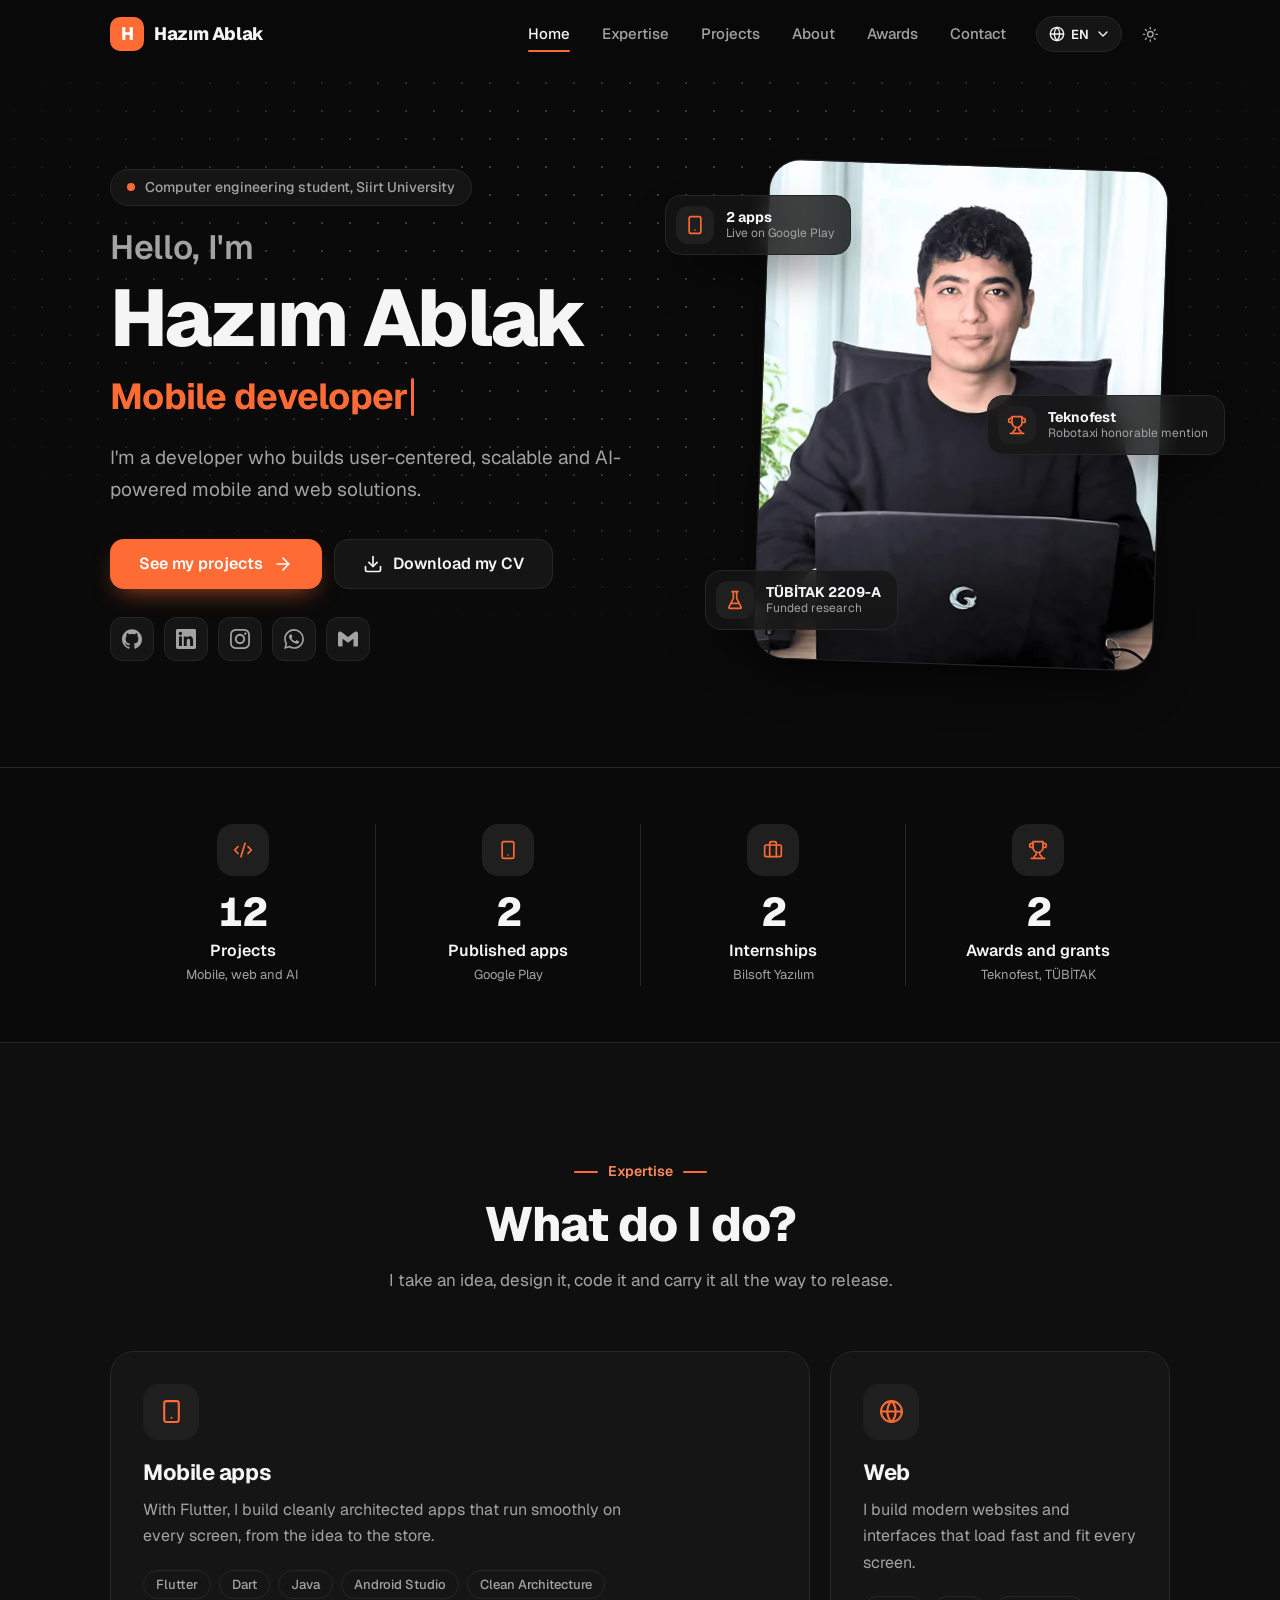
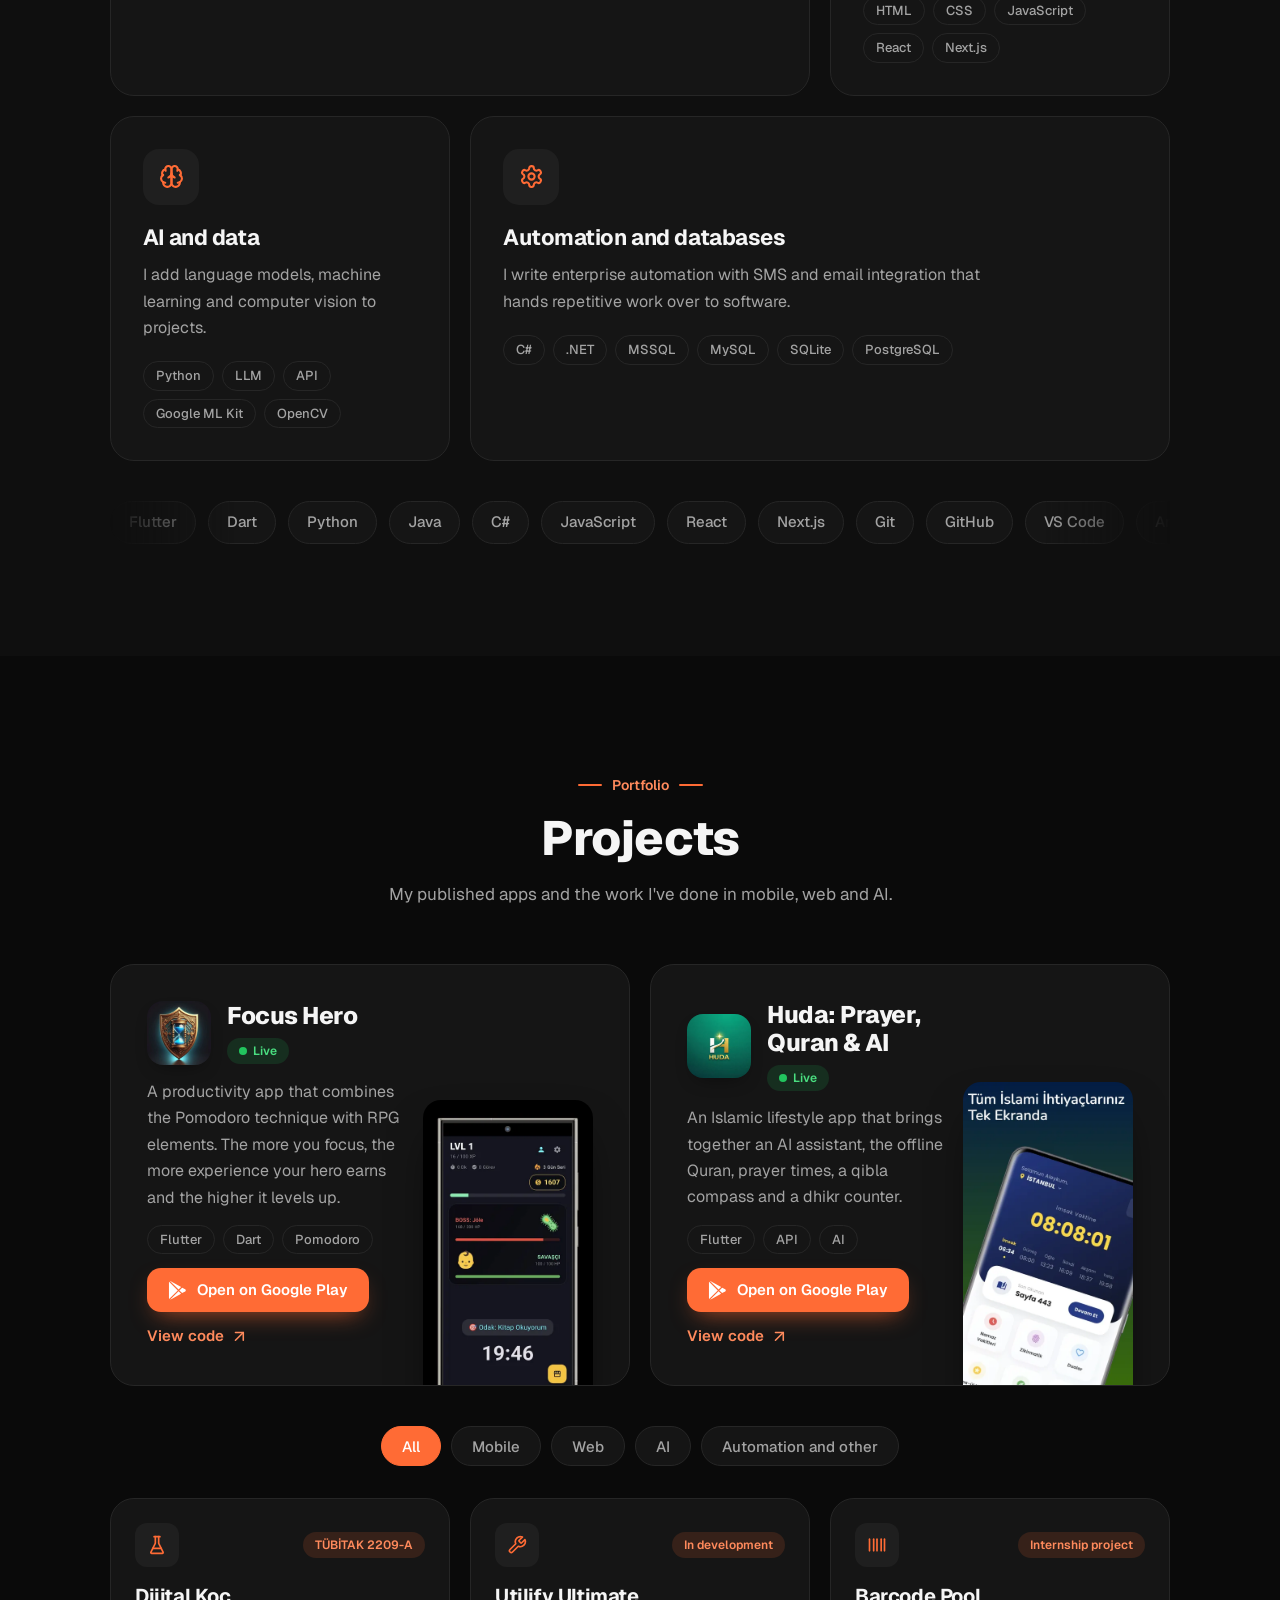
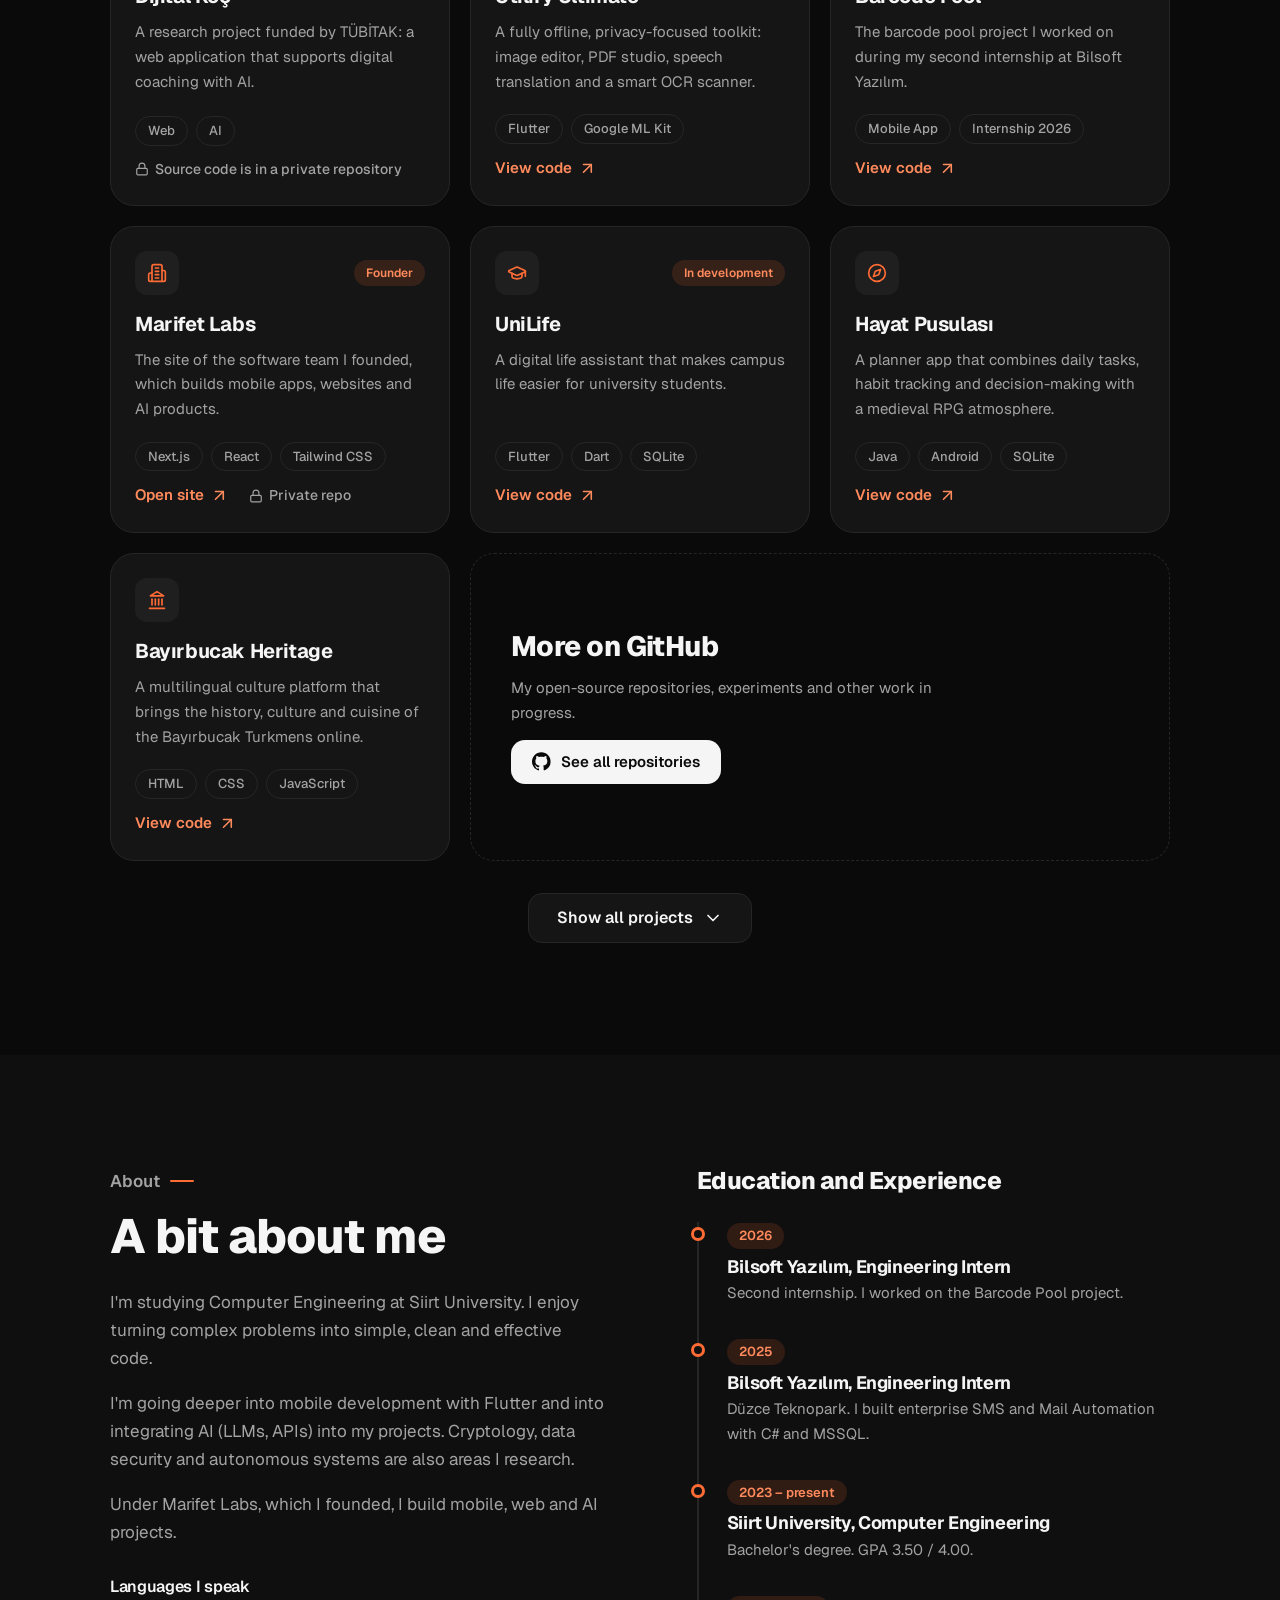
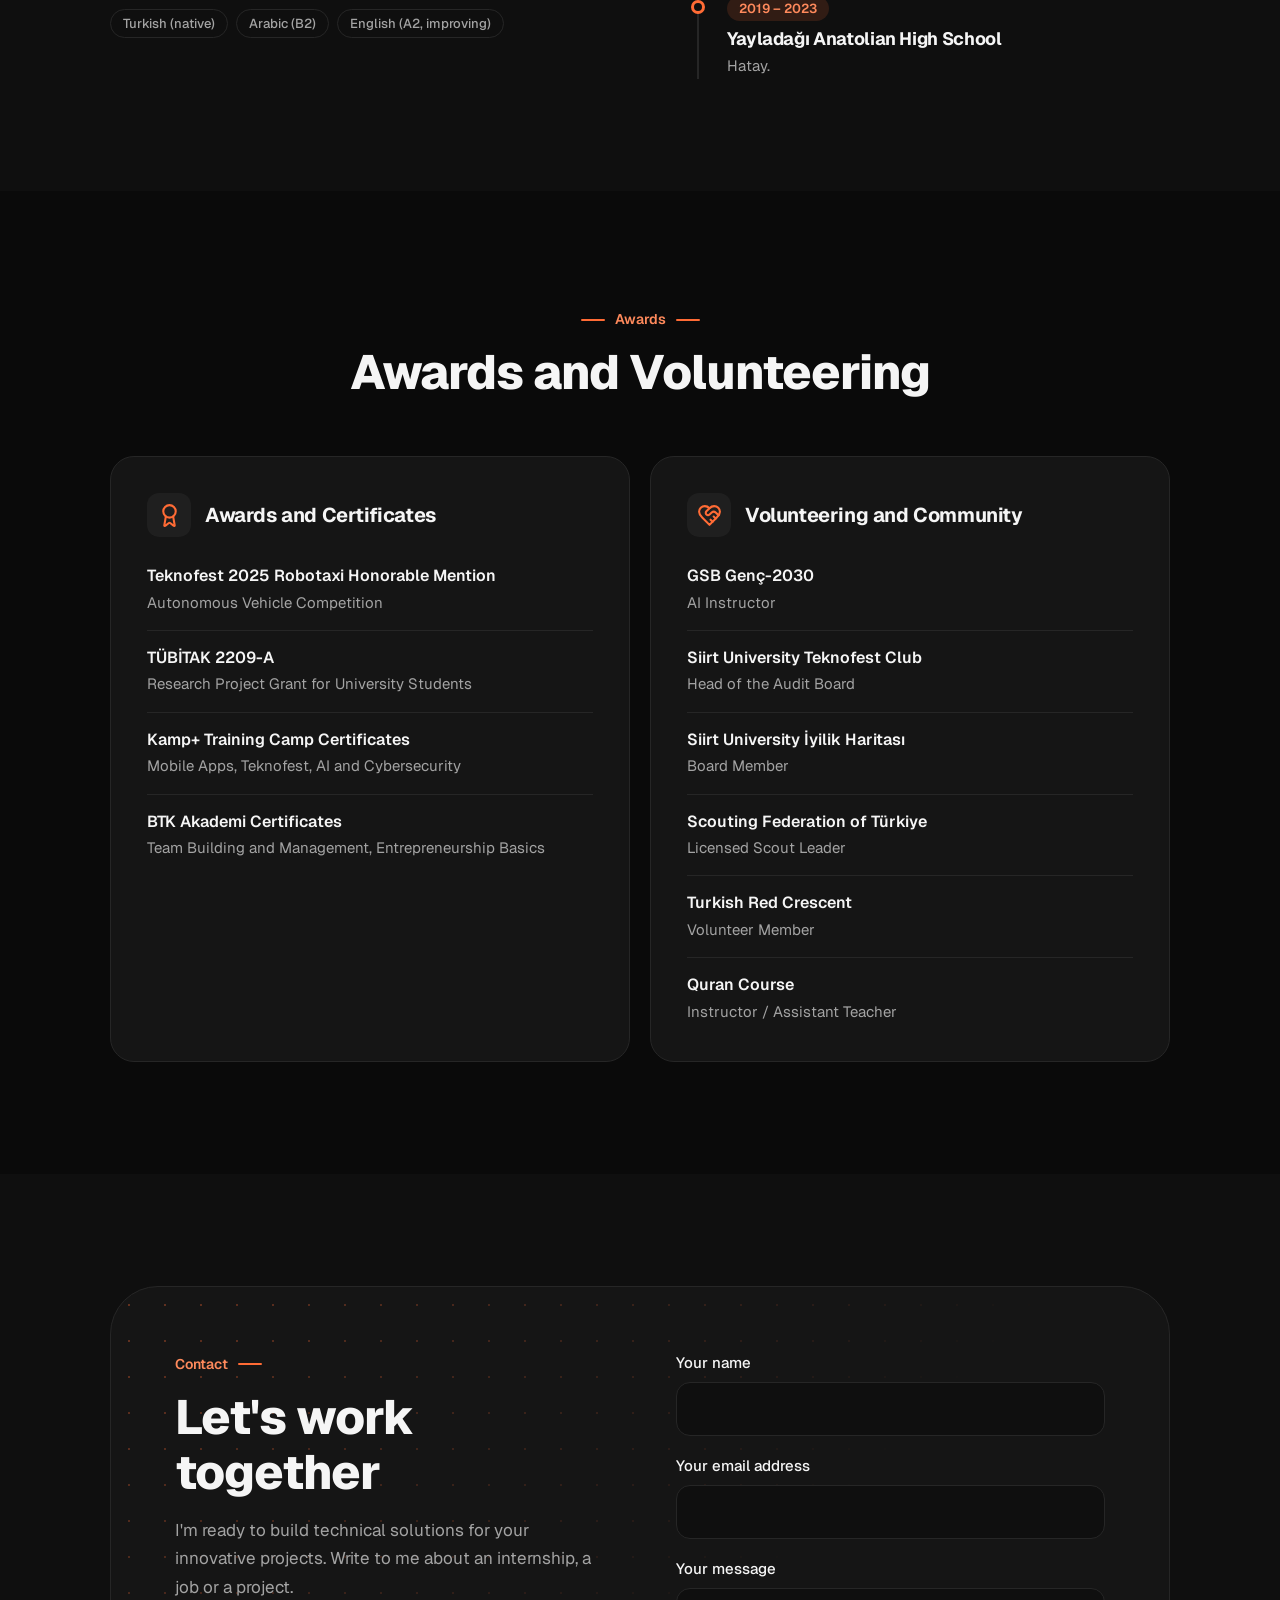
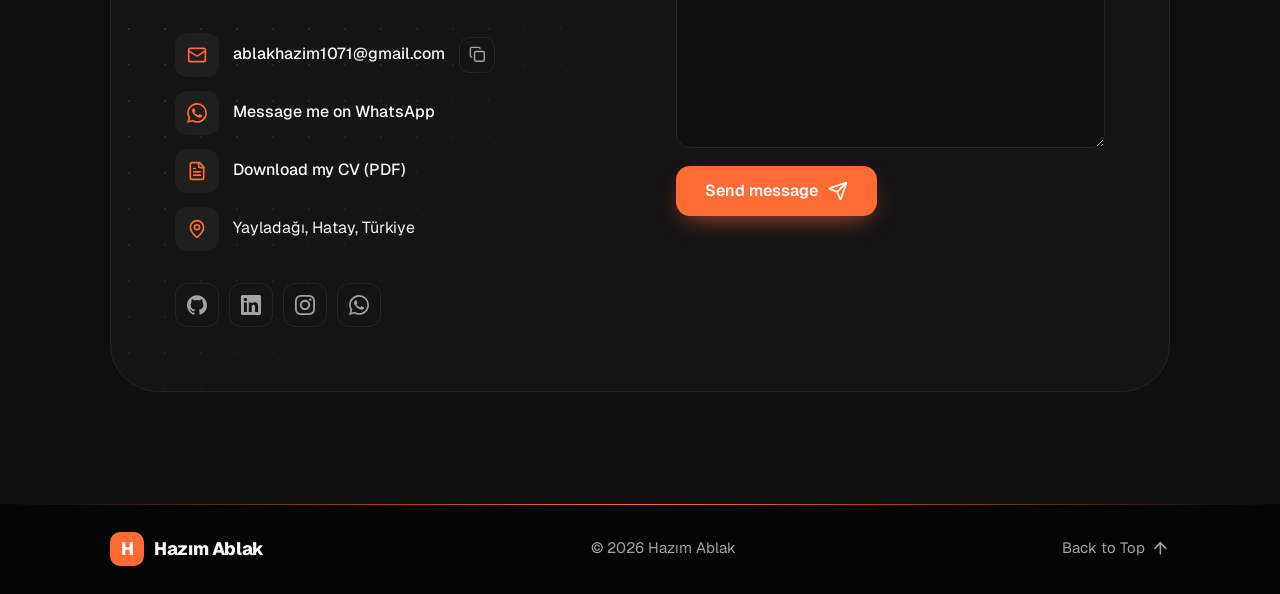
<file: index.html>
<!DOCTYPE html>
<html lang="tr" dir="ltr">
<head>
<meta charset="UTF-8">
<meta name="viewport" content="width=device-width, initial-scale=1">
<meta name="google-site-verification" content="Lza9CXO8NprIFcyeqF6St1wtSs-trCPprCe056SlA6Y">
<title data-i18n="meta.title">Hazım Ablak | Mobil ve Web Geliştirici</title>
<meta name="description" data-i18n-attr="content:meta.desc" content="Hazım Ablak: kullanıcı deneyimini merkeze alan, yapay zeka destekli mobil ve web çözümleri üreten bilgisayar mühendisliği öğrencisi ve geliştirici.">
<meta name="color-scheme" content="light dark">
<link rel="canonical" href="https://hazimablak.github.io/">
<link rel="alternate" hreflang="tr" href="https://hazimablak.github.io/?lang=tr">
<link rel="alternate" hreflang="en" href="https://hazimablak.github.io/?lang=en">
<link rel="alternate" hreflang="ar" href="https://hazimablak.github.io/?lang=ar">
<link rel="alternate" hreflang="x-default" href="https://hazimablak.github.io/">
<meta property="og:type" content="website">
<meta property="og:url" content="https://hazimablak.github.io/">
<meta property="og:title" content="Hazım Ablak | Mobil ve Web Geliştirici">
<meta property="og:description" content="Yapay zeka destekli mobil ve web çözümleri.">
<meta property="og:image" content="https://hazimablak.github.io/assets/img/og.jpg">
<link rel="icon" href="assets/img/favicon.svg" type="image/svg+xml">

<!-- Tema ve dil, sayfa çizilmeden önce ayarlanır (açılışta renk/dil sıçraması olmasın) -->
<script>
(function () {
  var d = document.documentElement, s = null;
  try { s = window.localStorage; } catch (e) {}
  var theme = s && s.getItem('theme');
  if (theme !== 'light' && theme !== 'dark') theme = 'dark';   // ilk açılış koyu
  d.setAttribute('data-theme', theme);
  var lang = new URLSearchParams(location.search).get('lang') ||
             (s && s.getItem('lang')) ||
             (navigator.language || 'tr').slice(0, 2).toLowerCase();
  if (['tr', 'en', 'ar'].indexOf(lang) < 0) lang = 'en';
  d.lang = lang;
  d.dir = lang === 'ar' ? 'rtl' : 'ltr';
  d.classList.add('js');
})();
</script>

<script type="application/ld+json">
{
  "@context": "https://schema.org",
  "@type": "Person",
  "name": "Hazım Ablak",
  "url": "https://hazimablak.github.io/",
  "image": "https://hazimablak.github.io/assets/img/og.jpg",
  "jobTitle": "Mobil ve Web Geliştirici",
  "description": "Flutter ile mobil uygulamalar ve yapay zeka destekli web çözümleri geliştiren bilgisayar mühendisliği öğrencisi.",
  "alumniOf": { "@type": "CollegeOrUniversity", "name": "Siirt Üniversitesi" },
  "address": { "@type": "PostalAddress", "addressLocality": "Hatay", "addressCountry": "TR" },
  "knowsLanguage": ["tr", "ar", "en"],
  "knowsAbout": ["Flutter", "Dart", "Mobil uygulama geliştirme", "Yapay zeka", "Web geliştirme"],
  "sameAs": [
    "https://github.com/hazimablak",
    "https://www.linkedin.com/in/haz%C4%B1m-ablak-62a5772a9",
    "https://www.instagram.com/hazim.ablak"
  ]
}
</script>
<link rel="preconnect" href="https://fonts.googleapis.com">
<link rel="preconnect" href="https://fonts.gstatic.com" crossorigin>
<link href="https://fonts.googleapis.com/css2?family=Geist:wght@400;500;600;700;800&family=IBM+Plex+Sans+Arabic:wght@400;500;600;700&display=swap" rel="stylesheet">
<link rel="stylesheet" href="assets/css/style.css">
</head>
<body>

<!-- İkon seti: Lucide (arayüz) ve Simple Icons (marka). <use href="#i-ad"> ile çağrılır. -->
<svg xmlns="http://www.w3.org/2000/svg" width="0" height="0" style="position:absolute" aria-hidden="true">
  <symbol id="i-moon" viewBox="0 0 24 24"><path d="M12 3a6 6 0 0 0 9 9 9 9 0 1 1-9-9Z" /></symbol>
  <symbol id="i-sun" viewBox="0 0 24 24"><circle cx="12" cy="12" r="4" /><path d="M12 2v2" /><path d="M12 20v2" /><path d="m4.93 4.93 1.41 1.41" /><path d="m17.66 17.66 1.41 1.41" /><path d="M2 12h2" /><path d="M20 12h2" /><path d="m6.34 17.66-1.41 1.41" /><path d="m19.07 4.93-1.41 1.41" /></symbol>
  <symbol id="i-menu" viewBox="0 0 24 24"><line x1="4" x2="20" y1="12" y2="12" /><line x1="4" x2="20" y1="6" y2="6" /><line x1="4" x2="20" y1="18" y2="18" /></symbol>
  <symbol id="i-arrow-right" viewBox="0 0 24 24"><path d="M5 12h14" /><path d="m12 5 7 7-7 7" /></symbol>
  <symbol id="i-smartphone" viewBox="0 0 24 24"><rect width="14" height="20" x="5" y="2" rx="2" ry="2" /><path d="M12 18h.01" /></symbol>
  <symbol id="i-trophy" viewBox="0 0 24 24"><path d="M6 9H4.5a2.5 2.5 0 0 1 0-5H6" /><path d="M18 9h1.5a2.5 2.5 0 0 0 0-5H18" /><path d="M4 22h16" /><path d="M10 14.66V17c0 .55-.47.98-.97 1.21C7.85 18.75 7 20.24 7 22" /><path d="M14 14.66V17c0 .55.47.98.97 1.21C16.15 18.75 17 20.24 17 22" /><path d="M18 2H6v7a6 6 0 0 0 12 0V2Z" /></symbol>
  <symbol id="i-flask-conical" viewBox="0 0 24 24"><path d="M10 2v7.527a2 2 0 0 1-.211.896L4.72 20.55a1 1 0 0 0 .9 1.45h12.76a1 1 0 0 0 .9-1.45l-5.069-10.127A2 2 0 0 1 14 9.527V2" /><path d="M8.5 2h7" /><path d="M7 16h10" /></symbol>
  <symbol id="i-code-xml" viewBox="0 0 24 24"><path d="m18 16 4-4-4-4" /><path d="m6 8-4 4 4 4" /><path d="m14.5 4-5 16" /></symbol>
  <symbol id="i-briefcase" viewBox="0 0 24 24"><path d="M16 20V4a2 2 0 0 0-2-2h-4a2 2 0 0 0-2 2v16" /><rect width="20" height="14" x="2" y="6" rx="2" /></symbol>
  <symbol id="i-globe" viewBox="0 0 24 24"><circle cx="12" cy="12" r="10" /><path d="M12 2a14.5 14.5 0 0 0 0 20 14.5 14.5 0 0 0 0-20" /><path d="M2 12h20" /></symbol>
  <symbol id="i-brain" viewBox="0 0 24 24"><path d="M12 5a3 3 0 1 0-5.997.125 4 4 0 0 0-2.526 5.77 4 4 0 0 0 .556 6.588A4 4 0 1 0 12 18Z" /><path d="M12 5a3 3 0 1 1 5.997.125 4 4 0 0 1 2.526 5.77 4 4 0 0 1-.556 6.588A4 4 0 1 1 12 18Z" /><path d="M15 13a4.5 4.5 0 0 1-3-4 4.5 4.5 0 0 1-3 4" /><path d="M17.599 6.5a3 3 0 0 0 .399-1.375" /><path d="M6.003 5.125A3 3 0 0 0 6.401 6.5" /><path d="M3.477 10.896a4 4 0 0 1 .585-.396" /><path d="M19.938 10.5a4 4 0 0 1 .585.396" /><path d="M6 18a4 4 0 0 1-1.967-.516" /><path d="M19.967 17.484A4 4 0 0 1 18 18" /></symbol>
  <symbol id="i-settings" viewBox="0 0 24 24"><path d="M12.22 2h-.44a2 2 0 0 0-2 2v.18a2 2 0 0 1-1 1.73l-.43.25a2 2 0 0 1-2 0l-.15-.08a2 2 0 0 0-2.73.73l-.22.38a2 2 0 0 0 .73 2.73l.15.1a2 2 0 0 1 1 1.72v.51a2 2 0 0 1-1 1.74l-.15.09a2 2 0 0 0-.73 2.73l.22.38a2 2 0 0 0 2.73.73l.15-.08a2 2 0 0 1 2 0l.43.25a2 2 0 0 1 1 1.73V20a2 2 0 0 0 2 2h.44a2 2 0 0 0 2-2v-.18a2 2 0 0 1 1-1.73l.43-.25a2 2 0 0 1 2 0l.15.08a2 2 0 0 0 2.73-.73l.22-.39a2 2 0 0 0-.73-2.73l-.15-.08a2 2 0 0 1-1-1.74v-.5a2 2 0 0 1 1-1.74l.15-.09a2 2 0 0 0 .73-2.73l-.22-.38a2 2 0 0 0-2.73-.73l-.15.08a2 2 0 0 1-2 0l-.43-.25a2 2 0 0 1-1-1.73V4a2 2 0 0 0-2-2z" /><circle cx="12" cy="12" r="3" /></symbol>
  <symbol id="i-wrench" viewBox="0 0 24 24"><path d="M14.7 6.3a1 1 0 0 0 0 1.4l1.6 1.6a1 1 0 0 0 1.4 0l3.77-3.77a6 6 0 0 1-7.94 7.94l-6.91 6.91a2.12 2.12 0 0 1-3-3l6.91-6.91a6 6 0 0 1 7.94-7.94l-3.76 3.76z" /></symbol>
  <symbol id="i-car" viewBox="0 0 24 24"><path d="M19 17h2c.6 0 1-.4 1-1v-3c0-.9-.7-1.7-1.5-1.9C18.7 10.6 16 10 16 10s-1.3-1.4-2.2-2.3c-.5-.4-1.1-.7-1.8-.7H5c-.6 0-1.1.4-1.4.9l-1.4 2.9A3.7 3.7 0 0 0 2 12v4c0 .6.4 1 1 1h2" /><circle cx="7" cy="17" r="2" /><path d="M9 17h6" /><circle cx="17" cy="17" r="2" /></symbol>
  <symbol id="i-barcode" viewBox="0 0 24 24"><path d="M3 5v14" /><path d="M8 5v14" /><path d="M12 5v14" /><path d="M17 5v14" /><path d="M21 5v14" /></symbol>
  <symbol id="i-mail" viewBox="0 0 24 24"><rect width="20" height="16" x="2" y="4" rx="2" /><path d="m22 7-8.97 5.7a1.94 1.94 0 0 1-2.06 0L2 7" /></symbol>
  <symbol id="i-building-2" viewBox="0 0 24 24"><path d="M6 22V4a2 2 0 0 1 2-2h8a2 2 0 0 1 2 2v18Z" /><path d="M6 12H4a2 2 0 0 0-2 2v6a2 2 0 0 0 2 2h2" /><path d="M18 9h2a2 2 0 0 1 2 2v9a2 2 0 0 1-2 2h-2" /><path d="M10 6h4" /><path d="M10 10h4" /><path d="M10 14h4" /><path d="M10 18h4" /></symbol>
  <symbol id="i-graduation-cap" viewBox="0 0 24 24"><path d="M21.42 10.922a1 1 0 0 0-.019-1.838L12.83 5.18a2 2 0 0 0-1.66 0L2.6 9.08a1 1 0 0 0 0 1.832l8.57 3.908a2 2 0 0 0 1.66 0z" /><path d="M22 10v6" /><path d="M6 12.5V16a6 3 0 0 0 12 0v-3.5" /></symbol>
  <symbol id="i-sparkles" viewBox="0 0 24 24"><path d="M9.937 15.5A2 2 0 0 0 8.5 14.063l-6.135-1.582a.5.5 0 0 1 0-.962L8.5 9.936A2 2 0 0 0 9.937 8.5l1.582-6.135a.5.5 0 0 1 .963 0L14.063 8.5A2 2 0 0 0 15.5 9.937l6.135 1.581a.5.5 0 0 1 0 .964L15.5 14.063a2 2 0 0 0-1.437 1.437l-1.582 6.135a.5.5 0 0 1-.963 0z" /><path d="M20 3v4" /><path d="M22 5h-4" /><path d="M4 17v2" /><path d="M5 18H3" /></symbol>
  <symbol id="i-compass" viewBox="0 0 24 24"><path d="m16.24 7.76-1.804 5.411a2 2 0 0 1-1.265 1.265L7.76 16.24l1.804-5.411a2 2 0 0 1 1.265-1.265z" /><circle cx="12" cy="12" r="10" /></symbol>
  <symbol id="i-landmark" viewBox="0 0 24 24"><line x1="3" x2="21" y1="22" y2="22" /><line x1="6" x2="6" y1="18" y2="11" /><line x1="10" x2="10" y1="18" y2="11" /><line x1="14" x2="14" y1="18" y2="11" /><line x1="18" x2="18" y1="18" y2="11" /><polygon points="12 2 20 7 4 7" /></symbol>
  <symbol id="i-map" viewBox="0 0 24 24"><path d="M14.106 5.553a2 2 0 0 0 1.788 0l3.659-1.83A1 1 0 0 1 21 4.619v12.764a1 1 0 0 1-.553.894l-4.553 2.277a2 2 0 0 1-1.788 0l-4.212-2.106a2 2 0 0 0-1.788 0l-3.659 1.83A1 1 0 0 1 3 19.381V6.618a1 1 0 0 1 .553-.894l4.553-2.277a2 2 0 0 1 1.788 0z" /><path d="M15 5.764v15" /><path d="M9 3.236v15" /></symbol>
  <symbol id="i-gamepad-2" viewBox="0 0 24 24"><line x1="6" x2="10" y1="11" y2="11" /><line x1="8" x2="8" y1="9" y2="13" /><line x1="15" x2="15.01" y1="12" y2="12" /><line x1="18" x2="18.01" y1="10" y2="10" /><path d="M17.32 5H6.68a4 4 0 0 0-3.978 3.59c-.006.052-.01.101-.017.152C2.604 9.416 2 14.456 2 16a3 3 0 0 0 3 3c1 0 1.5-.5 2-1l1.414-1.414A2 2 0 0 1 9.828 16h4.344a2 2 0 0 1 1.414.586L17 18c.5.5 1 1 2 1a3 3 0 0 0 3-3c0-1.545-.604-6.584-.685-7.258-.007-.05-.011-.1-.017-.151A4 4 0 0 0 17.32 5z" /></symbol>
  <symbol id="i-orbit" viewBox="0 0 24 24"><circle cx="12" cy="12" r="3" /><circle cx="19" cy="5" r="2" /><circle cx="5" cy="19" r="2" /><path d="M10.4 21.9a10 10 0 0 0 9.941-15.416" /><path d="M13.5 2.1a10 10 0 0 0-9.841 15.416" /></symbol>
  <symbol id="i-arrow-up-right" viewBox="0 0 24 24"><path d="M7 7h10v10" /><path d="M7 17 17 7" /></symbol>
  <symbol id="i-award" viewBox="0 0 24 24"><path d="m15.477 12.89 1.515 8.526a.5.5 0 0 1-.81.47l-3.58-2.687a1 1 0 0 0-1.197 0l-3.586 2.686a.5.5 0 0 1-.81-.469l1.514-8.526" /><circle cx="12" cy="8" r="6" /></symbol>
  <symbol id="i-heart-handshake" viewBox="0 0 24 24"><path d="M19 14c1.49-1.46 3-3.21 3-5.5A5.5 5.5 0 0 0 16.5 3c-1.76 0-3 .5-4.5 2-1.5-1.5-2.74-2-4.5-2A5.5 5.5 0 0 0 2 8.5c0 2.3 1.5 4.05 3 5.5l7 7Z" /><path d="M12 5 9.04 7.96a2.17 2.17 0 0 0 0 3.08c.82.82 2.13.85 3 .07l2.07-1.9a2.82 2.82 0 0 1 3.79 0l2.96 2.66" /><path d="m18 15-2-2" /><path d="m15 18-2-2" /></symbol>
  <symbol id="i-copy" viewBox="0 0 24 24"><rect width="14" height="14" x="8" y="8" rx="2" ry="2" /><path d="M4 16c-1.1 0-2-.9-2-2V4c0-1.1.9-2 2-2h10c1.1 0 2 .9 2 2" /></symbol>
  <symbol id="i-check" viewBox="0 0 24 24"><path d="M20 6 9 17l-5-5" /></symbol>
  <symbol id="i-map-pin" viewBox="0 0 24 24"><path d="M20 10c0 4.993-5.539 10.193-7.399 11.799a1 1 0 0 1-1.202 0C9.539 20.193 4 14.993 4 10a8 8 0 0 1 16 0" /><circle cx="12" cy="10" r="3" /></symbol>
  <symbol id="i-send" viewBox="0 0 24 24"><path d="M14.536 21.686a.5.5 0 0 0 .937-.024l6.5-19a.496.496 0 0 0-.635-.635l-19 6.5a.5.5 0 0 0-.024.937l7.93 3.18a2 2 0 0 1 1.112 1.11z" /><path d="m21.854 2.147-10.94 10.939" /></symbol>
  <symbol id="i-arrow-up" viewBox="0 0 24 24"><path d="m5 12 7-7 7 7" /><path d="M12 19V5" /></symbol>
  <symbol id="i-chevron-down" viewBox="0 0 24 24"><path d="m6 9 6 6 6-6" /></symbol>
  <symbol id="i-lock" viewBox="0 0 24 24"><rect width="18" height="11" x="3" y="11" rx="2" ry="2" /><path d="M7 11V7a5 5 0 0 1 10 0v4" /></symbol>
  <symbol id="i-download" viewBox="0 0 24 24"><path d="M21 15v4a2 2 0 0 1-2 2H5a2 2 0 0 1-2-2v-4" /><polyline points="7 10 12 15 17 10" /><line x1="12" x2="12" y1="15" y2="3" /></symbol>
  <symbol id="i-file-text" viewBox="0 0 24 24"><path d="M15 2H6a2 2 0 0 0-2 2v16a2 2 0 0 0 2 2h12a2 2 0 0 0 2-2V7Z" /><path d="M14 2v4a2 2 0 0 0 2 2h4" /><path d="M10 9H8" /><path d="M16 13H8" /><path d="M16 17H8" /></symbol>
  <symbol id="b-gmail" viewBox="0 0 24 24"><path d="M24 5.457v13.909c0 .904-.732 1.636-1.636 1.636h-3.819V11.73L12 16.64l-6.545-4.91v9.273H1.636A1.636 1.636 0 0 1 0 19.366V5.457c0-2.023 2.309-3.178 3.927-1.964L5.455 4.64 12 9.548l6.545-4.91 1.528-1.145C21.69 2.28 24 3.434 24 5.457z"/></symbol>
  <symbol id="b-gmail-color" viewBox="52 42 88 66"><path fill="#4285f4" d="M58 108h14V74L52 59v43c0 3.32 2.69 6 6 6"/><path fill="#34a853" d="M120 108h14c3.32 0 6-2.69 6-6V59l-20 15"/><path fill="#fbbc04" d="M120 48v26l20-15v-8c0-7.42-8.47-11.65-14.4-7.2"/><path fill="#ea4335" d="M72 74V48l24 18 24-18v26L96 92"/><path fill="#c5221f" d="M52 51v8l20 15V48l-5.6-4.2c-5.94-4.45-14.4-.22-14.4 7.2"/></symbol>
  <symbol id="b-github" viewBox="0 0 24 24"><path d="M12 .297c-6.63 0-12 5.373-12 12 0 5.303 3.438 9.8 8.205 11.385.6.113.82-.258.82-.577 0-.285-.01-1.04-.015-2.04-3.338.724-4.042-1.61-4.042-1.61C4.422 18.07 3.633 17.7 3.633 17.7c-1.087-.744.084-.729.084-.729 1.205.084 1.838 1.236 1.838 1.236 1.07 1.835 2.809 1.305 3.495.998.108-.776.417-1.305.76-1.605-2.665-.3-5.466-1.332-5.466-5.93 0-1.31.465-2.38 1.235-3.22-.135-.303-.54-1.523.105-3.176 0 0 1.005-.322 3.3 1.23.96-.267 1.98-.399 3-.405 1.02.006 2.04.138 3 .405 2.28-1.552 3.285-1.23 3.285-1.23.645 1.653.24 2.873.12 3.176.765.84 1.23 1.91 1.23 3.22 0 4.61-2.805 5.625-5.475 5.92.42.36.81 1.096.81 2.22 0 1.606-.015 2.896-.015 3.286 0 .315.21.69.825.57C20.565 22.092 24 17.592 24 12.297c0-6.627-5.373-12-12-12"/></symbol>
  <symbol id="b-linkedin" viewBox="0 0 24 24"><path d="M20.447 20.452h-3.554v-5.569c0-1.328-.027-3.037-1.852-3.037-1.853 0-2.136 1.445-2.136 2.939v5.667H9.351V9h3.414v1.561h.046c.477-.9 1.637-1.85 3.37-1.85 3.601 0 4.267 2.37 4.267 5.455v6.286zM5.337 7.433c-1.144 0-2.063-.926-2.063-2.065 0-1.138.92-2.063 2.063-2.063 1.14 0 2.064.925 2.064 2.063 0 1.139-.925 2.065-2.064 2.065zm1.782 13.019H3.555V9h3.564v11.452zM22.225 0H1.771C.792 0 0 .774 0 1.729v20.542C0 23.227.792 24 1.771 24h20.451C23.2 24 24 23.227 24 22.271V1.729C24 .774 23.2 0 22.222 0h.003z"/></symbol>
  <symbol id="b-instagram" viewBox="0 0 24 24"><path d="M12 0C8.74 0 8.333.015 7.053.072 5.775.132 4.905.333 4.14.63c-.789.306-1.459.717-2.126 1.384S.935 3.35.63 4.14C.333 4.905.131 5.775.072 7.053.012 8.333 0 8.74 0 12s.015 3.667.072 4.947c.06 1.277.261 2.148.558 2.913.306.788.717 1.459 1.384 2.126.667.666 1.336 1.079 2.126 1.384.766.296 1.636.499 2.913.558C8.333 23.988 8.74 24 12 24s3.667-.015 4.947-.072c1.277-.06 2.148-.262 2.913-.558.788-.306 1.459-.718 2.126-1.384.666-.667 1.079-1.335 1.384-2.126.296-.765.499-1.636.558-2.913.06-1.28.072-1.687.072-4.947s-.015-3.667-.072-4.947c-.06-1.277-.262-2.149-.558-2.913-.306-.789-.718-1.459-1.384-2.126C21.319 1.347 20.651.935 19.86.63c-.765-.297-1.636-.499-2.913-.558C15.667.012 15.26 0 12 0zm0 2.16c3.203 0 3.585.016 4.85.071 1.17.055 1.805.249 2.227.415.562.217.96.477 1.382.896.419.42.679.819.896 1.381.164.422.36 1.057.413 2.227.057 1.266.07 1.646.07 4.85s-.015 3.585-.074 4.85c-.061 1.17-.256 1.805-.421 2.227-.224.562-.479.96-.899 1.382-.419.419-.824.679-1.38.896-.42.164-1.065.36-2.235.413-1.274.057-1.649.07-4.859.07-3.211 0-3.586-.015-4.859-.074-1.171-.061-1.816-.256-2.236-.421-.569-.224-.96-.479-1.379-.899-.421-.419-.69-.824-.9-1.38-.165-.42-.359-1.065-.42-2.235-.045-1.26-.061-1.649-.061-4.844 0-3.196.016-3.586.061-4.861.061-1.17.255-1.814.42-2.234.21-.57.479-.96.9-1.381.419-.419.81-.689 1.379-.898.42-.166 1.051-.361 2.221-.421 1.275-.045 1.65-.06 4.859-.06l.045.03zm0 3.678c-3.405 0-6.162 2.76-6.162 6.162 0 3.405 2.76 6.162 6.162 6.162 3.405 0 6.162-2.76 6.162-6.162 0-3.405-2.76-6.162-6.162-6.162zM12 16c-2.21 0-4-1.79-4-4s1.79-4 4-4 4 1.79 4 4-1.79 4-4 4zm7.846-10.405c0 .795-.646 1.44-1.44 1.44-.795 0-1.44-.646-1.44-1.44 0-.794.646-1.439 1.44-1.439.793-.001 1.44.645 1.44 1.439z"/></symbol>
  <symbol id="b-whatsapp" viewBox="0 0 24 24"><path d="M17.472 14.382c-.297-.149-1.758-.867-2.03-.967-.273-.099-.471-.148-.67.15-.197.297-.767.966-.94 1.164-.173.199-.347.223-.644.075-.297-.15-1.255-.463-2.39-1.475-.883-.788-1.48-1.761-1.653-2.059-.173-.297-.018-.458.13-.606.134-.133.298-.347.446-.52.149-.174.198-.298.298-.497.099-.198.05-.371-.025-.52-.075-.149-.669-1.612-.916-2.207-.242-.579-.487-.5-.669-.51-.173-.008-.371-.01-.57-.01-.198 0-.52.074-.792.372-.272.297-1.04 1.016-1.04 2.479 0 1.462 1.065 2.875 1.213 3.074.149.198 2.096 3.2 5.077 4.487.709.306 1.262.489 1.694.625.712.227 1.36.195 1.871.118.571-.085 1.758-.719 2.006-1.413.248-.694.248-1.289.173-1.413-.074-.124-.272-.198-.57-.347m-5.421 7.403h-.004a9.87 9.87 0 01-5.031-1.378l-.361-.214-3.741.982.998-3.648-.235-.374a9.86 9.86 0 01-1.51-5.26c.001-5.45 4.436-9.884 9.888-9.884 2.64 0 5.122 1.03 6.988 2.898a9.825 9.825 0 012.893 6.994c-.003 5.45-4.437 9.884-9.885 9.884m8.413-18.297A11.815 11.815 0 0012.05 0C5.495 0 .16 5.335.157 11.892c0 2.096.547 4.142 1.588 5.945L.057 24l6.305-1.654a11.882 11.882 0 005.683 1.448h.005c6.554 0 11.89-5.335 11.893-11.893a11.821 11.821 0 00-3.48-8.413Z"/></symbol>
  <symbol id="b-googleplay" viewBox="0 0 24 24"><path d="M22.018 13.298l-3.919 2.218-3.515-3.493 3.543-3.521 3.891 2.202a1.49 1.49 0 0 1 0 2.594zM1.337.924a1.486 1.486 0 0 0-.112.568v21.017c0 .217.045.419.124.6l11.155-11.087L1.337.924zm12.207 10.065l3.258-3.238L3.45.195a1.466 1.466 0 0 0-.946-.179l11.04 10.973zm0 2.067l-11 10.933c.298.036.612-.016.906-.183l13.324-7.54-3.23-3.21z"/></symbol>
</svg>

<div class="progress" aria-hidden="true"><span id="progress-bar"></span></div>
<a class="skip" href="#main" data-i18n="a11y.skip">İçeriğe geç</a>

<header class="site-header" id="site-header">
  <div class="wrap bar">
    <a class="brand" href="#top"><span class="brand-mark" aria-hidden="true">H</span><span>Hazım Ablak</span></a>

    <nav id="nav" class="nav" data-i18n-attr="aria-label:a11y.nav" aria-label="Ana menü">
      <a href="#top" data-i18n="nav.home">Ana Sayfa</a>
      <a href="#skills" data-i18n="nav.skills">Uzmanlık</a>
      <a href="#projects" data-i18n="nav.projects">Projeler</a>
      <a href="#about" data-i18n="nav.about">Hakkımda</a>
      <a href="#awards" data-i18n="nav.awards">Başarılar</a>
      <a href="#contact" data-i18n="nav.contact">İletişim</a>
    </nav>

    <div class="tools">
      <div class="lang" id="lang">
        <button type="button" class="lang-btn" id="lang-btn" aria-haspopup="true" aria-expanded="false" aria-controls="lang-menu">
          <svg class="ic" aria-hidden="true"><use href="#i-globe"/></svg><span id="lang-current">TR</span><svg class="ic chev" aria-hidden="true"><use href="#i-chevron-down"/></svg>
        </button>
        <ul class="lang-menu" id="lang-menu" hidden>
          <li><button type="button" data-lang="tr" lang="tr">Türkçe<svg class="ic tick" aria-hidden="true"><use href="#i-check"/></svg></button></li>
          <li><button type="button" data-lang="en" lang="en">English<svg class="ic tick" aria-hidden="true"><use href="#i-check"/></svg></button></li>
          <li><button type="button" data-lang="ar" lang="ar" dir="rtl">العربية<svg class="ic tick" aria-hidden="true"><use href="#i-check"/></svg></button></li>
        </ul>
      </div>
      <button type="button" id="theme-toggle" class="icon-btn" data-i18n-attr="aria-label:a11y.theme" aria-label="Açık ve koyu tema arasında geç">
        <svg class="ic i-moon" aria-hidden="true"><use href="#i-moon"/></svg>
        <svg class="ic i-sun" aria-hidden="true"><use href="#i-sun"/></svg>
      </button>
      <button type="button" id="menu-toggle" class="icon-btn menu-btn" aria-controls="nav" aria-expanded="false" data-i18n-attr="aria-label:a11y.menu" aria-label="Menüyü aç veya kapat">
        <svg class="ic" aria-hidden="true"><use href="#i-menu"/></svg>
      </button>
    </div>
  </div>
</header>

<main id="main">

  <!-- GİRİŞ -->
  <section id="top" class="hero">
    <div class="wrap hero-grid">
      <div class="hero-text">
        <p class="pill"><span class="dot" aria-hidden="true"></span><span data-i18n="hero.pill">Bilgisayar mühendisliği öğrencisi, Siirt Üniversitesi</span></p>
        <h1><span class="hi" data-i18n="hero.hi">Merhaba, ben</span> <span class="name">Hazım Ablak</span></h1>
        <p class="role" aria-live="off"><span id="role">Mobil geliştirici</span><span class="caret" aria-hidden="true"></span></p>
        <p class="lead" data-i18n="hero.lead">Kullanıcı deneyimini merkeze alan, ölçeklenebilir ve yapay zeka destekli mobil ve web çözümleri üreten bir geliştiriciyim.</p>
        <div class="actions">
          <a class="btn btn-solid" href="#projects"><span data-i18n="hero.cta1">Projelerimi gör</span><svg class="ic arrow" aria-hidden="true"><use href="#i-arrow-right"/></svg></a>
          <a class="btn btn-line" href="assets/cv/Hazim-Ablak-CV.pdf" download="Hazim-Ablak-CV.pdf"><svg class="ic" aria-hidden="true"><use href="#i-download"/></svg><span data-i18n="hero.cv">CV'mi indir</span></a>
        </div>
        <ul class="social">
          <li><a class="s-github" href="https://github.com/hazimablak" target="_blank" rel="noopener" aria-label="GitHub"><svg class="ic ic-fill" aria-hidden="true"><use href="#b-github"/></svg></a></li>
          <li><a class="s-linkedin" href="https://www.linkedin.com/in/haz%C4%B1m-ablak-62a5772a9" target="_blank" rel="noopener" aria-label="LinkedIn"><svg class="ic ic-fill" aria-hidden="true"><use href="#b-linkedin"/></svg></a></li>
          <li><a class="s-instagram" href="https://www.instagram.com/hazim.ablak" target="_blank" rel="noopener" aria-label="Instagram"><svg class="ic ic-fill" aria-hidden="true"><use href="#b-instagram"/></svg></a></li>
          <li><a class="s-whatsapp" href="https://wa.me/905303611650" target="_blank" rel="noopener" aria-label="WhatsApp"><svg class="ic ic-fill" aria-hidden="true"><use href="#b-whatsapp"/></svg></a></li>
          <li><a class="s-mail" href="mailto:ablakhazim1071@gmail.com" aria-label="Gmail"><svg class="ic ic-fill g-mono" aria-hidden="true"><use href="#b-gmail"/></svg><svg class="ic g-color" viewBox="0 0 24 24" aria-hidden="true"><use href="#b-gmail-color" width="24" height="24"/></svg></a></li>
        </ul>
      </div>

      <div class="hero-visual">
        <div class="photo">
          <img src="assets/img/hazim-880.webp"
               srcset="assets/img/hazim-440.webp 440w, assets/img/hazim-880.webp 880w"
               sizes="(max-width: 900px) 300px, 400px"
               width="880" height="1100" fetchpriority="high"
               data-i18n-attr="alt:hero.alt" alt="Hazım Ablak, masasında dizüstü bilgisayarıyla çalışırken">
        </div>
        <div class="chip chip-1">
          <span class="tile"><svg class="ic" aria-hidden="true"><use href="#i-smartphone"/></svg></span>
          <span><strong data-i18n="chip.1t">2 uygulama</strong><small data-i18n="chip.1d">Google Play'de yayında</small></span>
        </div>
        <div class="chip chip-2">
          <span class="tile"><svg class="ic" aria-hidden="true"><use href="#i-trophy"/></svg></span>
          <span><strong data-i18n="chip.2t">Teknofest</strong><small data-i18n="chip.2d">Robotaksi mansiyonu</small></span>
        </div>
        <div class="chip chip-3">
          <span class="tile"><svg class="ic" aria-hidden="true"><use href="#i-flask-conical"/></svg></span>
          <span><strong>TÜBİTAK 2209-A</strong><small data-i18n="chip.3d">Destekli araştırma</small></span>
        </div>
      </div>
    </div>
  </section>

  <!-- SAYILAR -->
  <section class="stats" data-i18n-attr="aria-label:stats.label" aria-label="Özet">
    <div class="wrap stats-grid">
      <div class="stat reveal">
        <span class="tile"><svg class="ic" aria-hidden="true"><use href="#i-code-xml"/></svg></span>
        <p class="num"><span data-count="12">12</span></p>
        <p class="label" data-i18n="stats.1">Proje</p>
        <p class="sub" data-i18n="stats.1s">Mobil, web ve yapay zeka</p>
      </div>
      <div class="stat reveal">
        <span class="tile"><svg class="ic" aria-hidden="true"><use href="#i-smartphone"/></svg></span>
        <p class="num"><span data-count="2">2</span></p>
        <p class="label" data-i18n="stats.2">Yayında uygulama</p>
        <p class="sub">Google Play</p>
      </div>
      <div class="stat reveal">
        <span class="tile"><svg class="ic" aria-hidden="true"><use href="#i-briefcase"/></svg></span>
        <p class="num"><span data-count="2">2</span></p>
        <p class="label" data-i18n="stats.3">Staj</p>
        <p class="sub">Bilsoft Yazılım</p>
      </div>
      <div class="stat reveal">
        <span class="tile"><svg class="ic" aria-hidden="true"><use href="#i-trophy"/></svg></span>
        <p class="num"><span data-count="2">2</span></p>
        <p class="label" data-i18n="stats.4">Ödül ve destek</p>
        <p class="sub">Teknofest, TÜBİTAK</p>
      </div>
    </div>
  </section>

  <!-- UZMANLIK -->
  <section id="skills" class="section soft">
    <div class="wrap">
      <header class="head reveal">
        <p class="eyebrow" data-i18n="skills.eyebrow">Uzmanlık</p>
        <h2 data-i18n="skills.title">Neler yapıyorum?</h2>
        <p data-i18n="skills.intro">Fikri alıp tasarlıyor, kodluyor ve yayına kadar götürüyorum.</p>
      </header>

      <div class="bento">
        <article class="card wide reveal">
          <span class="tile big"><svg class="ic" aria-hidden="true"><use href="#i-smartphone"/></svg></span>
          <h3 data-i18n="skills.mobile">Mobil uygulama</h3>
          <p data-i18n="skills.mobile.d">Flutter ile fikirden mağazaya uzanan, temiz mimarili ve her ekranda akıcı çalışan uygulamalar geliştiriyorum.</p>
          <ul class="tags"><li>Flutter</li><li>Dart</li><li>Java</li><li>Android Studio</li><li>Clean Architecture</li></ul>
        </article>
        <article class="card reveal">
          <span class="tile big"><svg class="ic" aria-hidden="true"><use href="#i-globe"/></svg></span>
          <h3 data-i18n="skills.web">Web</h3>
          <p data-i18n="skills.web.d">Hızlı açılan, her ekrana uyan modern web siteleri ve arayüzler kuruyorum.</p>
          <ul class="tags"><li>HTML</li><li>CSS</li><li>JavaScript</li><li>React</li><li>Next.js</li></ul>
        </article>
        <article class="card reveal">
          <span class="tile big"><svg class="ic" aria-hidden="true"><use href="#i-brain"/></svg></span>
          <h3 data-i18n="skills.ai">Yapay zeka ve veri</h3>
          <p data-i18n="skills.ai.d">Projelere dil modelleri, makine öğrenmesi ve görüntü işleme ekliyorum.</p>
          <ul class="tags"><li>Python</li><li>LLM</li><li>API</li><li>Google ML Kit</li><li>OpenCV</li></ul>
        </article>
        <article class="card wide reveal">
          <span class="tile big"><svg class="ic" aria-hidden="true"><use href="#i-settings"/></svg></span>
          <h3 data-i18n="skills.auto">Otomasyon ve veritabanı</h3>
          <p data-i18n="skills.auto.d">Tekrarlayan işleri yazılıma devreden, SMS ve e-posta entegrasyonlu kurumsal otomasyonlar yazıyorum.</p>
          <ul class="tags"><li>C#</li><li>.NET</li><li>MSSQL</li><li>MySQL</li><li>SQLite</li><li>PostgreSQL</li></ul>
        </article>
      </div>

      <div class="marquee reveal" dir="ltr" aria-hidden="true">
        <ul class="marquee-track">
          <li>Flutter</li><li>Dart</li><li>Python</li><li>Java</li><li>C#</li><li>JavaScript</li><li>React</li><li>Next.js</li><li>Git</li><li>GitHub</li><li>VS Code</li><li>Android Studio</li><li>Visual Studio</li><li>SQL Server</li><li>OpenCV</li>
        </ul>
      </div>
    </div>
  </section>

  <!-- PROJELER -->
  <section id="projects" class="section">
    <div class="wrap">
      <header class="head reveal">
        <p class="eyebrow" data-i18n="proj.eyebrow">Portfolyo</p>
        <h2 data-i18n="proj.title">Projeler</h2>
        <p data-i18n="proj.intro">Yayındaki uygulamalarım ve mobil, web, yapay zeka alanlarında geliştirdiğim işler.</p>
      </header>

      <div class="apps">
        <article class="card app reveal" data-cat="mobile">
          <div class="app-body">
            <div class="app-head"><img class="app-icon" src="assets/img/focus-hero-icon.webp" width="64" height="64" alt=""><div><h3>Focus Hero</h3><p class="badges"><span class="badge live"><span class="dot" aria-hidden="true"></span><span data-i18n="note.live">Yayında</span></span></p></div></div>
            <p data-i18n="apps.focus.desc">Pomodoro tekniğini RPG öğeleriyle birleştiren verimlilik uygulaması. Odaklandıkça kahramanın deneyim puanı kazanır ve seviye atlar.</p>
            <ul class="tags"><li>Flutter</li><li>Dart</li><li>Pomodoro</li></ul>
            <div class="app-actions"><a class="btn btn-solid btn-s" href="https://play.google.com/store/apps/details?id=com.developer.focus_hero" target="_blank" rel="noopener"><svg class="ic ic-fill" aria-hidden="true"><use href="#b-googleplay"/></svg><span data-i18n="apps.play">Google Play'de aç</span></a><a class="card-link" href="https://github.com/hazimablak/Focus-Hero-RPG-Pomodoro-Timer" target="_blank" rel="noopener"><span data-i18n="proj.code">Kodu incele</span><svg class="ic arrow" aria-hidden="true"><use href="#i-arrow-up-right"/></svg></a></div>
          </div>
          <img class="app-shot" src="assets/img/focus-hero-screen.webp" width="420" height="796" loading="lazy" data-i18n-attr="alt:apps.focus.alt" alt="Focus Hero uygulamasından ekran görüntüsü">
        </article>

        <article class="card app reveal" data-cat="mobile ai">
          <div class="app-body">
            <div class="app-head"><img class="app-icon" src="assets/img/huda-icon.webp" width="64" height="64" alt=""><div><h3>Huda: Prayer, Quran &amp; AI</h3><p class="badges"><span class="badge live"><span class="dot" aria-hidden="true"></span><span data-i18n="note.live">Yayında</span></span></p></div></div>
            <p data-i18n="apps.huda.desc">Yapay zeka asistanı, internetsiz Kur'an-ı Kerim, namaz vakitleri, kıble pusulası ve zikirmatiği bir araya getiren dini yaşam uygulaması.</p>
            <ul class="tags"><li>Flutter</li><li>API</li><li data-i18n="tag.ai">Yapay zeka</li></ul>
            <div class="app-actions"><a class="btn btn-solid btn-s" href="https://play.google.com/store/apps/details?id=com.hafizstudios.huda" target="_blank" rel="noopener"><svg class="ic ic-fill" aria-hidden="true"><use href="#b-googleplay"/></svg><span data-i18n="apps.play">Google Play'de aç</span></a><a class="card-link" href="https://github.com/hazimablak/Huda-Prayer-Quran-AI----Personal-Islamic-Assistant" target="_blank" rel="noopener"><span data-i18n="proj.code">Kodu incele</span><svg class="ic arrow" aria-hidden="true"><use href="#i-arrow-up-right"/></svg></a></div>
          </div>
          <img class="app-shot" src="assets/img/huda-screen.webp" width="420" height="841" loading="lazy" data-i18n-attr="alt:apps.huda.alt" alt="Huda uygulamasından ekran görüntüsü">
        </article>
      </div>

      <div class="filters reveal" role="group" data-i18n-attr="aria-label:filter.label" aria-label="Projeleri filtrele">
        <button type="button" data-filter="all" aria-pressed="true" data-i18n="filter.all">Tümü</button>
        <button type="button" data-filter="mobile" aria-pressed="false" data-i18n="filter.mobile">Mobil</button>
        <button type="button" data-filter="web" aria-pressed="false" data-i18n="filter.web">Web</button>
        <button type="button" data-filter="ai" aria-pressed="false" data-i18n="filter.ai">Yapay zeka</button>
        <button type="button" data-filter="other" aria-pressed="false" data-i18n="filter.other">Otomasyon ve diğer</button>
      </div>

      <div class="grid" id="project-grid">
        <article class="card project reveal" data-cat="web ai">
          <div class="p-top"><span class="tile"><svg class="ic" aria-hidden="true"><use href="#i-flask-conical"/></svg></span><span class="badge">TÜBİTAK 2209-A</span></div>
          <h3>Dijital Koç</h3>
          <p data-i18n="proj.koc">TÜBİTAK desteğiyle yürüttüğüm araştırma projesi: dijital koçluk süreçlerini yapay zeka ile destekleyen web uygulaması.</p>
          <ul class="tags"><li>Web</li><li data-i18n="tag.ai">Yapay zeka</li></ul>
                  <p class="private"><svg class="ic" aria-hidden="true"><use href="#i-lock"/></svg><span data-i18n="proj.private">Kaynak kodu gizli depoda</span></p>
        </article>

        <article class="card project reveal" data-cat="mobile ai">
          <div class="p-top"><span class="tile"><svg class="ic" aria-hidden="true"><use href="#i-wrench"/></svg></span><span class="badge" data-i18n="note.dev">Geliştiriliyor</span></div>
          <h3>Utilify Ultimate</h3>
          <p data-i18n="proj.utilify">Tamamen çevrimdışı çalışan, gizlilik odaklı araç kutusu: görsel düzenleyici, PDF stüdyosu, ses çevirisi ve akıllı OCR tarayıcı.</p>
          <ul class="tags"><li>Flutter</li><li>Google ML Kit</li></ul>
          <a class="card-link" href="https://github.com/hazimablak/Utilify---The-Ultimate-Multipurpose-Toolkit" target="_blank" rel="noopener"><span data-i18n="proj.code">Kodu incele</span><svg class="ic arrow" aria-hidden="true"><use href="#i-arrow-up-right"/></svg></a>
        </article>

        <article class="card project reveal" data-cat="mobile other">
          <div class="p-top"><span class="tile"><svg class="ic" aria-hidden="true"><use href="#i-barcode"/></svg></span><span class="badge" data-i18n="note.intern">Staj projesi</span></div>
          <h3 data-i18n="proj.barkod.t">Barkod Havuzu</h3>
          <p data-i18n="proj.barkod">Bilsoft Yazılım'daki ikinci stajımda üzerinde çalıştığım barkod havuzu projesi.</p>
          <ul class="tags"><li data-i18n="tag.mobileapp">Mobil Uygulama</li><li data-i18n="tag.intern26">Staj-2026</li></ul>
          <a class="card-link" href="https://github.com/hazimablak/bilsoft_barkod_havuzu" target="_blank" rel="noopener"><span data-i18n="proj.code">Kodu incele</span><svg class="ic arrow" aria-hidden="true"><use href="#i-arrow-up-right"/></svg></a>
        </article>

        <article class="card project reveal" data-cat="web ai">
          <div class="p-top"><span class="tile"><svg class="ic" aria-hidden="true"><use href="#i-building-2"/></svg></span><span class="badge" data-i18n="note.founder">Kurucusu</span></div>
          <h3>Marifet Labs</h3>
          <p data-i18n="proj.marifetlabs">Kurucusu olduğum, mobil uygulama, web ve yapay zeka ürünleri geliştiren yazılım ekibinin sitesi.</p>
          <ul class="tags"><li>Next.js</li><li>React</li><li>Tailwind CSS</li></ul>
          <p class="links"><a class="card-link plain-link" href="https://marifetlabs.com" target="_blank" rel="noopener"><span data-i18n="proj.live">Siteyi aç</span><svg class="ic arrow" aria-hidden="true"><use href="#i-arrow-up-right"/></svg></a><span class="private"><svg class="ic" aria-hidden="true"><use href="#i-lock"/></svg><span data-i18n="proj.private.short">Gizli depo</span></span></p>
        </article>

        <article class="card project reveal" data-cat="mobile">
          <div class="p-top"><span class="tile"><svg class="ic" aria-hidden="true"><use href="#i-graduation-cap"/></svg></span><span class="badge" data-i18n="note.dev">Geliştiriliyor</span></div>
          <h3>UniLife</h3>
          <p data-i18n="proj.unilife">Üniversite öğrencileri için kampüs hayatını kolaylaştıran dijital yaşam asistanı.</p>
          <ul class="tags"><li>Flutter</li><li>Dart</li><li>SQLite</li></ul>
                  <a class="card-link" href="https://github.com/hazimablak/UNILIFE---University-Students-Pocket-Assistant" target="_blank" rel="noopener"><span data-i18n="proj.code">Kodu incele</span><svg class="ic arrow" aria-hidden="true"><use href="#i-arrow-up-right"/></svg></a>
        </article>

        <article class="card project reveal" data-cat="mobile">
          <div class="p-top"><span class="tile"><svg class="ic" aria-hidden="true"><use href="#i-compass"/></svg></span></div>
          <h3 data-i18n="proj.pusula.t">Hayat Pusulası</h3>
          <p data-i18n="proj.pusula">Günlük görevleri, alışkanlık takibini ve karar alma süreçlerini Ortaçağ RPG atmosferiyle birleştiren ajanda uygulaması.</p>
          <ul class="tags"><li>Java</li><li>Android</li><li>SQLite</li></ul>
          <a class="card-link" href="https://github.com/hazimablak/Hayat-Pusulasi--Mobile-App" target="_blank" rel="noopener"><span data-i18n="proj.code">Kodu incele</span><svg class="ic arrow" aria-hidden="true"><use href="#i-arrow-up-right"/></svg></a>
        </article>

        <article class="card project reveal" data-cat="web">
          <div class="p-top"><span class="tile"><svg class="ic" aria-hidden="true"><use href="#i-landmark"/></svg></span></div>
          <h3 data-i18n="proj.bayir.t">Bayırbucak Mirası</h3>
          <p data-i18n="proj.bayir">Bayırbucak Türkmenlerinin tarihini, kültürünü ve mutfağını dijital ortama taşıyan çok dilli kültür platformu.</p>
          <ul class="tags"><li>HTML</li><li>CSS</li><li>JavaScript</li></ul>
          <a class="card-link" href="https://github.com/hazimablak/Bayirbucak-Cultural-Heritage-Platform" target="_blank" rel="noopener"><span data-i18n="proj.code">Kodu incele</span><svg class="ic arrow" aria-hidden="true"><use href="#i-arrow-up-right"/></svg></a>
        </article>

        <article class="card project reveal" data-cat="web">
          <div class="p-top"><span class="tile"><svg class="ic" aria-hidden="true"><use href="#i-map"/></svg></span></div>
          <h3 data-i18n="proj.gezi.t">Türkiye Gezi Rehberi</h3>
          <p data-i18n="proj.gezi">Türkiye'nin gezilecek yerlerini tanıtan web sitesi.</p>
          <ul class="tags"><li>HTML</li><li>CSS</li><li>JavaScript</li></ul>
                  <a class="card-link" href="https://github.com/hazimablak/Turkey-Travel-Guide" target="_blank" rel="noopener"><span data-i18n="proj.code">Kodu incele</span><svg class="ic arrow" aria-hidden="true"><use href="#i-arrow-up-right"/></svg></a>
        </article>

        <article class="card project reveal" data-cat="mobile">
          <div class="p-top"><span class="tile"><svg class="ic" aria-hidden="true"><use href="#i-gamepad-2"/></svg></span></div>
          <h3>Mega Game Hub</h3>
          <p data-i18n="proj.game">Hypercasual oyunları tek uygulamada toplayan oyun merkezi.</p>
          <ul class="tags"><li>Flutter</li><li>Dart</li></ul>
          <a class="card-link" href="https://github.com/hazimablak/Mega-Game-Hub----The-New-Hub-for-Hypercasual-Games" target="_blank" rel="noopener"><span data-i18n="proj.code">Kodu incele</span><svg class="ic arrow" aria-hidden="true"><use href="#i-arrow-up-right"/></svg></a>
        </article>

        <article class="card project reveal" data-cat="other">
          <div class="p-top"><span class="tile"><svg class="ic" aria-hidden="true"><use href="#i-orbit"/></svg></span></div>
          <h3>Orbital Engine 3D</h3>
          <p data-i18n="proj.orbital">Java ile yazdığım üç boyutlu yörünge simülasyonu.</p>
          <ul class="tags"><li>Java</li></ul>
          <a class="card-link" href="https://github.com/hazimablak/Orbital-Engine-3D-Advanced-Orbit-Matrix-Simulation" target="_blank" rel="noopener"><span data-i18n="proj.code">Kodu incele</span><svg class="ic arrow" aria-hidden="true"><use href="#i-arrow-up-right"/></svg></a>
        </article>
        <article class="card project more reveal" data-cat="mobile web ai other">
          <h3 data-i18n="proj.more.t">Daha fazlası GitHub'da</h3>
          <p data-i18n="proj.more">Açık kaynak depolarım, denemelerim ve üzerinde çalıştığım diğer işler.</p>
          <a class="btn btn-dark btn-s" href="https://github.com/hazimablak" target="_blank" rel="noopener"><svg class="ic ic-fill" aria-hidden="true"><use href="#b-github"/></svg><span data-i18n="proj.all">Tüm depoları gör</span></a>
        </article>
      </div>

      <p class="show-more" id="show-more" hidden><button type="button" class="btn btn-line"><span data-i18n="proj.showall">Tüm projeleri göster</span><svg class="ic" aria-hidden="true"><use href="#i-chevron-down"/></svg></button></p>
    </div>
  </section>

  <!-- HAKKIMDA + DENEYİM -->
  <section id="about" class="section soft">
    <div class="wrap about">
      <div class="reveal">
        <p class="eyebrow start" data-i18n="about.eyebrow">Hakkımda</p>
        <h2 data-i18n="about.title">Kısaca ben</h2>
        <p data-i18n="about.p1">Siirt Üniversitesi Bilgisayar Mühendisliği bölümünde eğitimime devam ediyorum. Karmaşık problemleri basit, temiz ve etkili kod yapılarına dönüştürmeyi seviyorum.</p>
        <p data-i18n="about.p2">Özellikle Flutter ile mobil uygulama geliştirme ve projelerime yapay zeka (LLM, API) entegre etme konularında derinleşiyorum. Kriptoloji, veri güvenliği ve otonom sistemler de araştırdığım alanlar.</p>
        <p data-i18n="about.p3">Kurucusu olduğum Marifet Labs çatısı altında mobil, web ve yapay zeka projeleri geliştiriyorum.</p>
        <h3 class="mini" data-i18n="about.spoken">Konuştuğum diller</h3>
        <ul class="tags"><li data-i18n="spoken.tr">Türkçe (ana dil)</li><li data-i18n="spoken.ar">Arapça (B2)</li><li data-i18n="spoken.en">İngilizce (A2, gelişiyor)</li></ul>
      </div>

      <div class="reveal">
        <h3 class="col-title" data-i18n="path.title">Eğitim ve Deneyim</h3>
        <ol class="timeline">
          <li>
            <span class="when">2026</span>
            <h4 data-i18n="path.i2.what">Bilsoft Yazılım, Stajyer Mühendis</h4>
            <p data-i18n="path.i2.note">İkinci staj dönemi. Barkod Havuzu projesinde çalıştım.</p>
          </li>
          <li>
            <span class="when">2025</span>
            <h4 data-i18n="path.i1.what">Bilsoft Yazılım, Stajyer Mühendis</h4>
            <p data-i18n="path.i1.note">Düzce Teknopark. C# ve MSSQL ile kurumsal SMS ve Mail Otomasyonu geliştirdim.</p>
          </li>
          <li>
            <span class="when" data-i18n="path.uni.when">2023 – devam ediyor</span>
            <h4 data-i18n="path.uni.what">Siirt Üniversitesi, Bilgisayar Mühendisliği</h4>
            <p data-i18n="path.uni.note">Lisans. Not ortalaması 3,50 / 4,00.</p>
          </li>
          <li>
            <span class="when">2019 – 2023</span>
            <h4 data-i18n="path.hs.what">Yayladağı Anadolu Lisesi</h4>
            <p data-i18n="path.hs.note">Hatay.</p>
          </li>
        </ol>
      </div>
    </div>
  </section>

  <!-- BAŞARILAR -->
  <section id="awards" class="section">
    <div class="wrap">
      <header class="head reveal">
        <p class="eyebrow" data-i18n="ach.eyebrow">Başarılar</p>
        <h2 data-i18n="ach.head">Ödüller ve Gönüllülük</h2>
      </header>
      <div class="two-col">
        <div class="card list-card reveal">
          <h3><span class="tile"><svg class="ic" aria-hidden="true"><use href="#i-award"/></svg></span><span data-i18n="ach.title">Başarılar ve Sertifikalar</span></h3>
          <ul class="plain">
            <li><strong data-i18n="ach.1t">Teknofest 2025 Robotaksi Mansiyon Ödülü</strong><span data-i18n="ach.1d">Otonom Araç Yarışması</span></li>
            <li><strong>TÜBİTAK 2209-A</strong><span data-i18n="ach.2d">Üniversite Öğrencileri Araştırma Projeleri Desteği</span></li>
            <li><strong data-i18n="ach.3t">Kamp+ Eğitim Kampları Sertifikaları</strong><span data-i18n="ach.3d">Mobil Uygulama, Teknofest, Yapay Zeka ve Siber Güvenlik</span></li>
            <li><strong data-i18n="ach.4t">BTK Akademi Sertifikaları</strong><span data-i18n="ach.4d">Ekip Kurma ve Yönetme, Girişimcilik Temelleri</span></li>
          </ul>
        </div>
        <div class="card list-card reveal">
          <h3><span class="tile"><svg class="ic" aria-hidden="true"><use href="#i-heart-handshake"/></svg></span><span data-i18n="vol.title">Gönüllülük ve Topluluk</span></h3>
          <ul class="plain">
            <li><strong>GSB Genç-2030</strong><span data-i18n="vol.1d">Yapay Zeka Eğitmeni</span></li>
            <li><strong data-i18n="vol.2t">SİÜ Teknofest Kulübü</strong><span data-i18n="vol.2d">Denetleme Kurulu Başkanı</span></li>
            <li><strong data-i18n="vol.3t">SİÜ İyilik Haritası</strong><span data-i18n="vol.3d">Yönetim Kurulu Üyesi</span></li>
            <li><strong data-i18n="vol.5t">Türkiye İzcilik Federasyonu</strong><span data-i18n="vol.5d">Lisanslı İzci Lideri</span></li>
            <li><strong data-i18n="vol.4t">Türk Kızılayı</strong><span data-i18n="vol.4d">Gönüllü Üye</span></li>
            <li><strong data-i18n="vol.6t">Kur'an Kursu</strong><span data-i18n="vol.6d">Öğretici / Belletmen</span></li>
          </ul>
        </div>
      </div>
    </div>
  </section>

  <!-- İLETİŞİM -->
  <section id="contact" class="section soft">
    <div class="wrap">
      <div class="contact-card reveal">
        <div class="contact-info">
          <p class="eyebrow start" data-i18n="contact.eyebrow">İletişim</p>
          <h2 data-i18n="contact.title">Birlikte çalışalım</h2>
          <p data-i18n="contact.intro">Yenilikçi projeleriniz için teknik çözümler üretmeye hazırım. Staj, iş ya da proje teklifi için yazabilirsiniz.</p>

          <ul class="contact-list">
            <li>
              <span class="tile"><svg class="ic" aria-hidden="true"><use href="#i-mail"/></svg></span>
              <a href="mailto:ablakhazim1071@gmail.com" dir="ltr">ablakhazim1071@gmail.com</a>
              <button type="button" class="copy" id="copy-email" data-copy="ablakhazim1071@gmail.com" data-i18n-attr="aria-label:copy.label" aria-label="E-posta adresini kopyala">
                <svg class="ic i-copy" aria-hidden="true"><use href="#i-copy"/></svg>
                <svg class="ic i-check" aria-hidden="true"><use href="#i-check"/></svg>
              </button>
            </li>
            <li>
              <span class="tile"><svg class="ic ic-fill" aria-hidden="true"><use href="#b-whatsapp"/></svg></span>
              <a href="https://wa.me/905303611650" target="_blank" rel="noopener" data-i18n="contact.wa">WhatsApp'tan yaz</a>
            </li>
            <li>
              <span class="tile"><svg class="ic" aria-hidden="true"><use href="#i-file-text"/></svg></span>
              <a href="assets/cv/Hazim-Ablak-CV.pdf" download="Hazim-Ablak-CV.pdf" data-i18n="contact.cv">CV'mi indir (PDF)</a>
            </li>
            <li>
              <span class="tile"><svg class="ic" aria-hidden="true"><use href="#i-map-pin"/></svg></span>
              <span data-i18n="contact.placev">Yayladağı, Hatay</span>
            </li>
          </ul>

          <ul class="social">
            <li><a class="s-github" href="https://github.com/hazimablak" target="_blank" rel="noopener" aria-label="GitHub"><svg class="ic ic-fill" aria-hidden="true"><use href="#b-github"/></svg></a></li>
            <li><a class="s-linkedin" href="https://www.linkedin.com/in/haz%C4%B1m-ablak-62a5772a9" target="_blank" rel="noopener" aria-label="LinkedIn"><svg class="ic ic-fill" aria-hidden="true"><use href="#b-linkedin"/></svg></a></li>
            <li><a class="s-instagram" href="https://www.instagram.com/hazim.ablak" target="_blank" rel="noopener" aria-label="Instagram"><svg class="ic ic-fill" aria-hidden="true"><use href="#b-instagram"/></svg></a></li>
            <li><a class="s-whatsapp" href="https://wa.me/905303611650" target="_blank" rel="noopener" aria-label="WhatsApp"><svg class="ic ic-fill" aria-hidden="true"><use href="#b-whatsapp"/></svg></a></li>
          </ul>
        </div>

        <form id="contact-form" class="form" action="https://formspree.io/f/mkonkboe" method="POST">
          <div class="field">
            <label for="f-name" data-i18n="form.name">Adınız</label>
            <input id="f-name" type="text" name="name" autocomplete="name" required>
          </div>
          <div class="field">
            <label for="f-email" data-i18n="form.email">E-posta adresiniz</label>
            <input id="f-email" type="email" name="email" autocomplete="email" dir="ltr" required>
          </div>
          <div class="field">
            <label for="f-msg" data-i18n="form.msg">Mesajınız</label>
            <textarea id="f-msg" name="message" rows="5" required></textarea>
          </div>
          <button type="submit" class="btn btn-solid" id="form-submit"><span data-i18n="form.send">Mesajı gönder</span><svg class="ic" aria-hidden="true"><use href="#i-send"/></svg></button>
          <p id="form-status" class="form-status" role="status" aria-live="polite"></p>
        </form>
      </div>
    </div>
  </section>
</main>

<footer class="site-footer">
  <div class="wrap foot">
    <a class="brand" href="#top"><span class="brand-mark" aria-hidden="true">H</span><span>Hazım Ablak</span></a>
    <p>© <span id="year">2026</span> Hazım Ablak</p>
    <a class="to-top" href="#top"><span data-i18n="foot.top">Başa Dön</span><svg class="ic" aria-hidden="true"><use href="#i-arrow-up"/></svg></a>
  </div>
</footer>

<script src="assets/js/i18n.js"></script>
<script src="assets/js/main.js"></script>
</body>
</html>
</file>
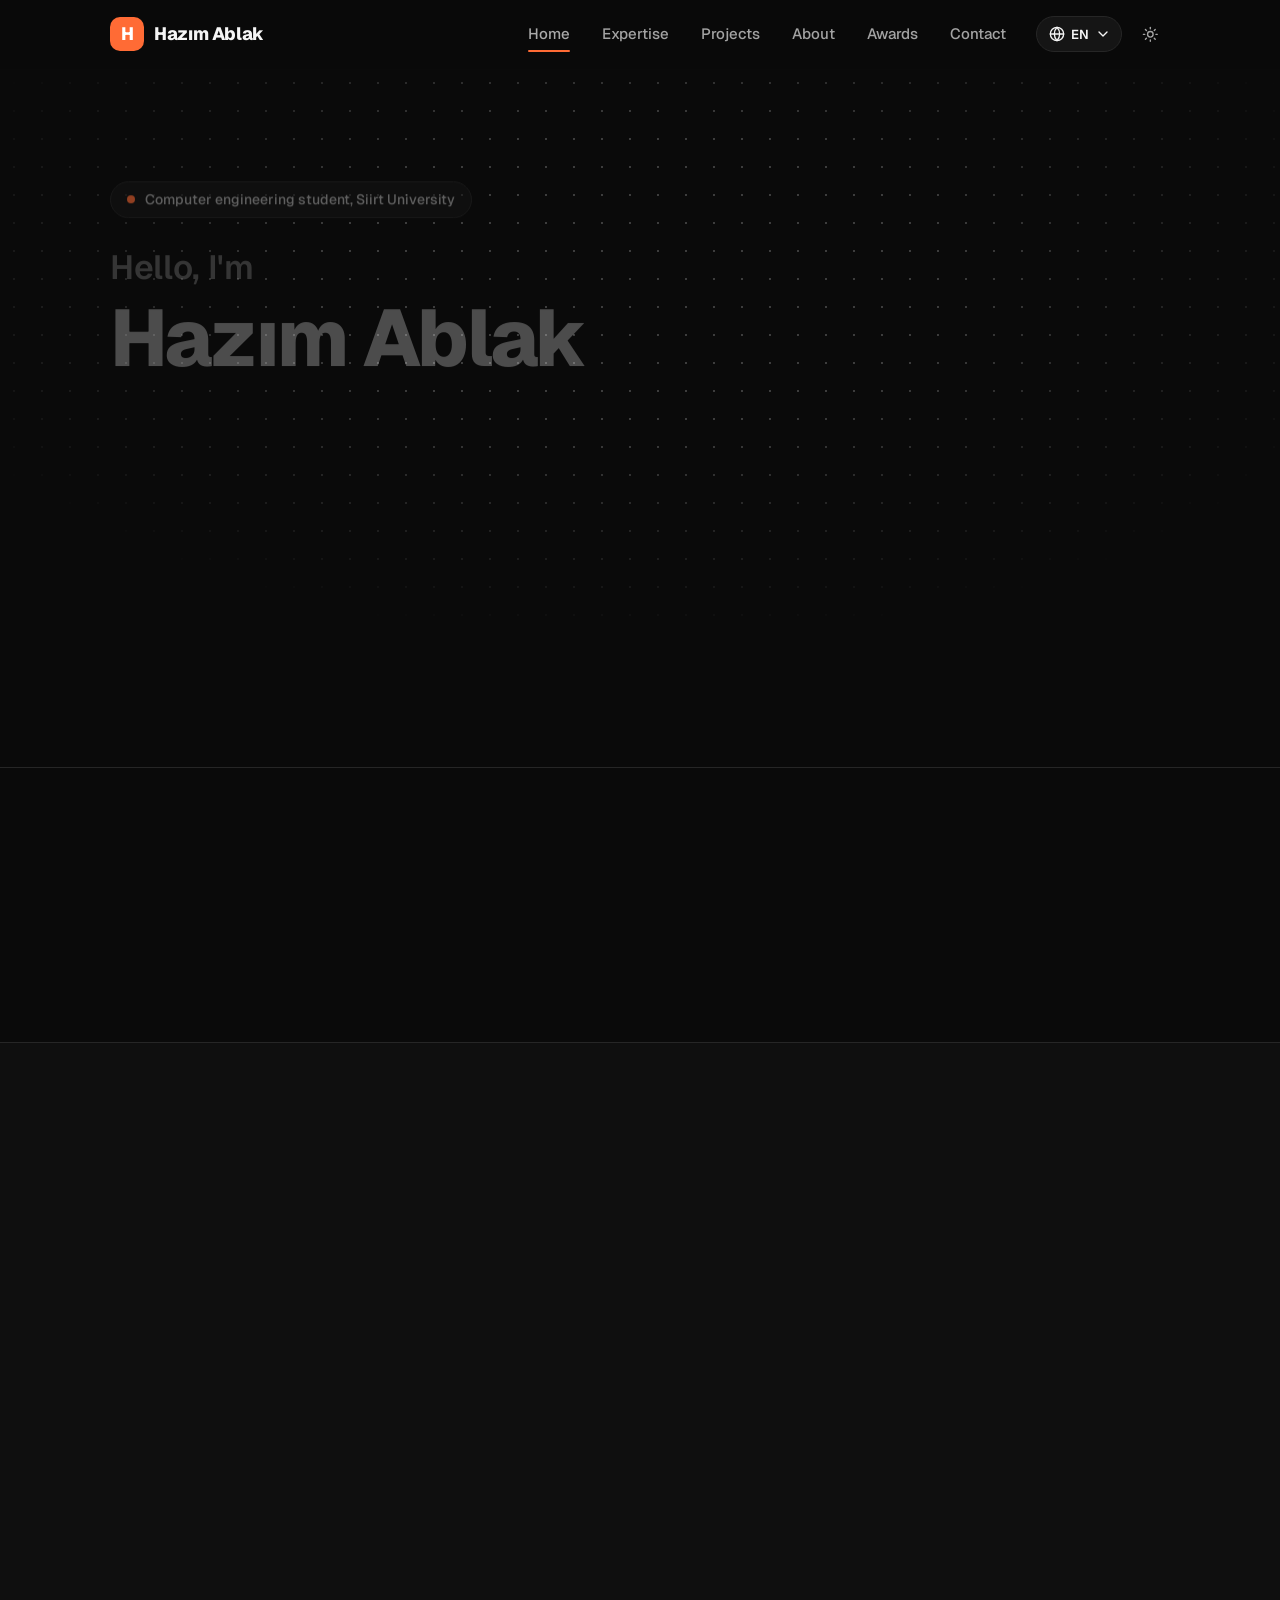
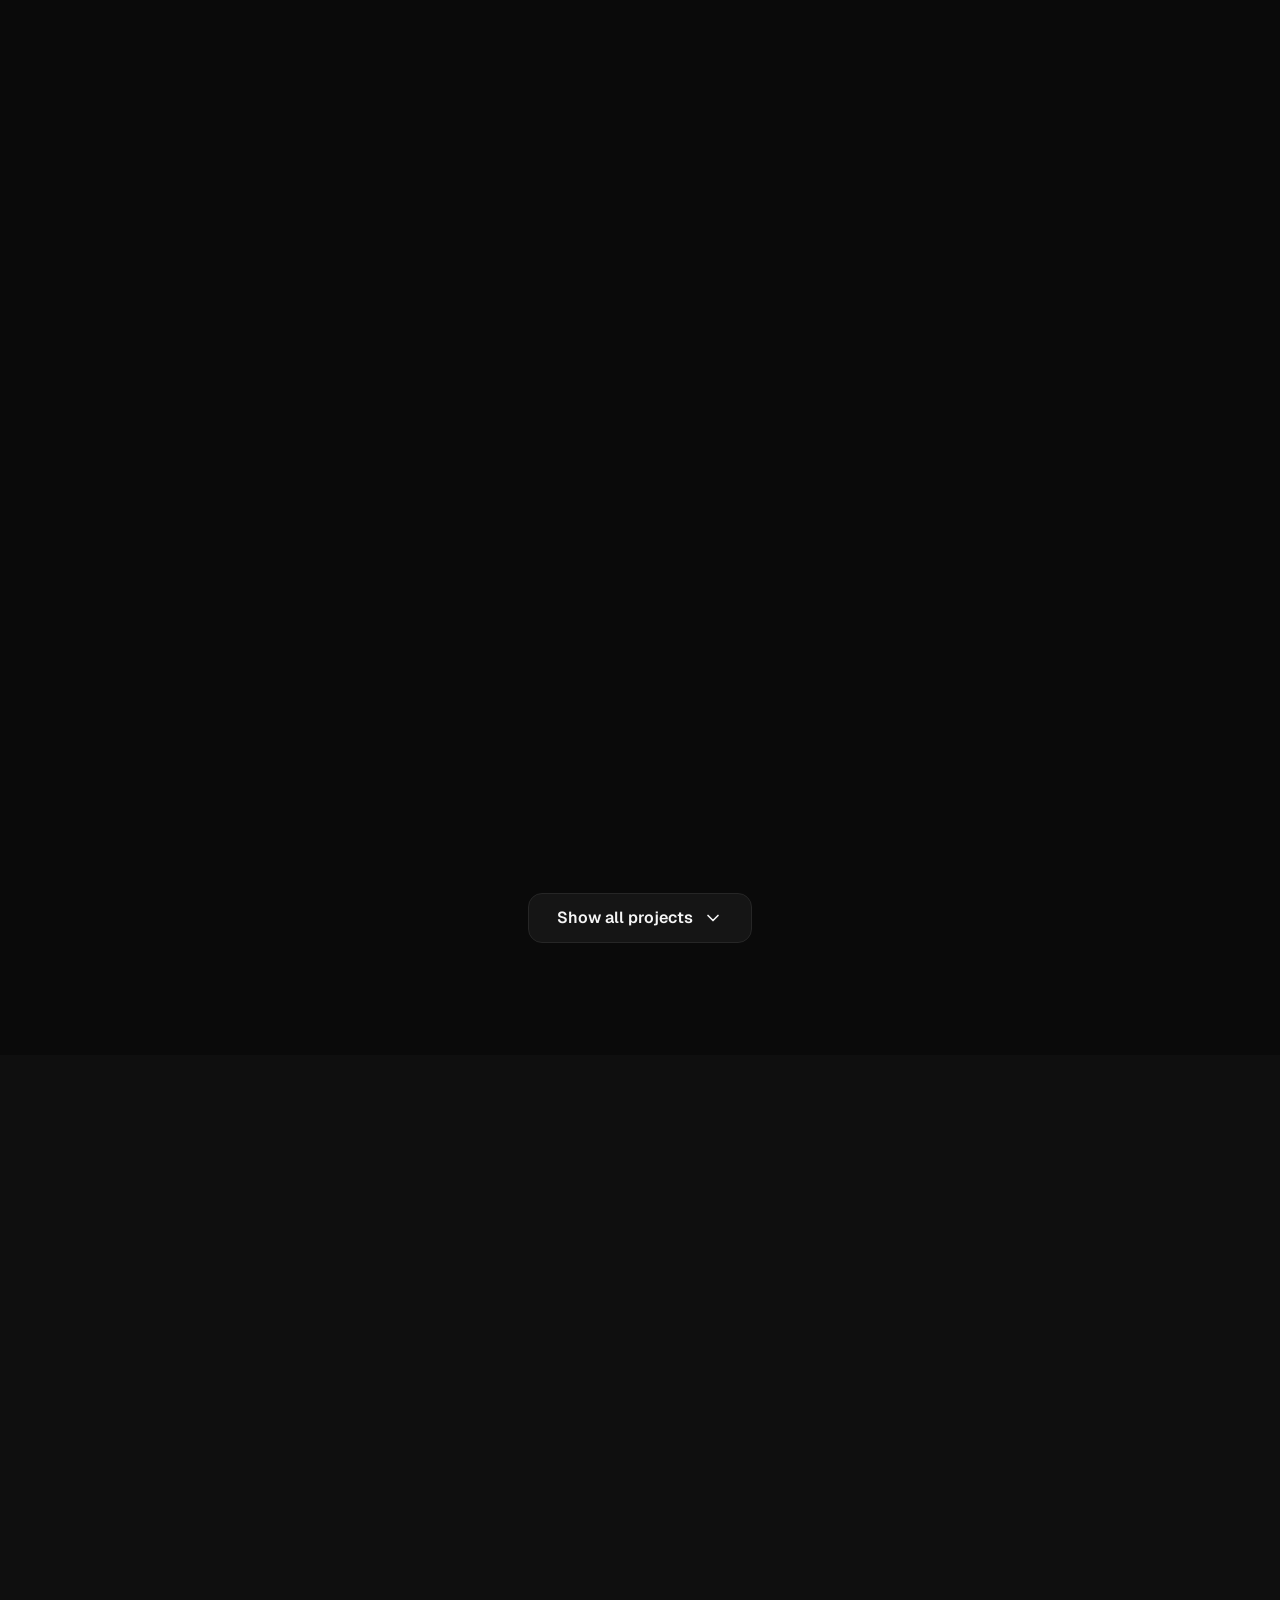
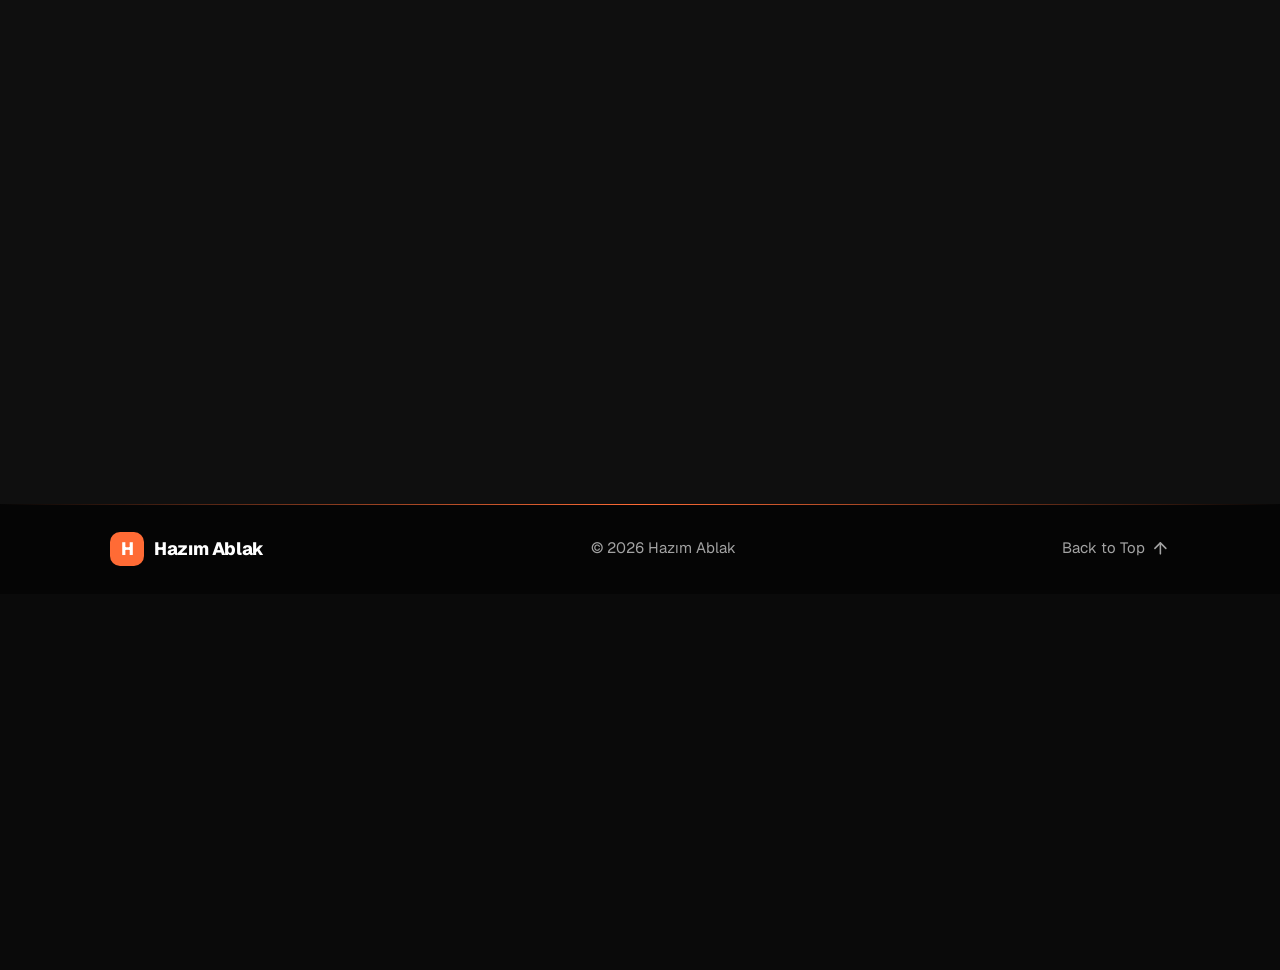
<file: en.html>
<!DOCTYPE html>
<html lang="en">
<head>
<meta charset="UTF-8">
<title>Hazım Ablak</title>
<link rel="canonical" href="https://hazimablak.github.io/?lang=en">
<meta http-equiv="refresh" content="0; url=./?lang=en">
</head>
<body><a href="./?lang=en">Hazım Ablak — English</a></body>
</html>
</file>
<file: assets/css/style.css>
/* ==========================================================================
   Hazım Ablak — portfolyo
   Üç renk: zemin (beyaz / siyah), yazı, tek vurgu (turuncu #ff6b35).
   Yön (LTR/RTL) için yalnızca mantıksal özellikler kullanılır (inline/block).
   İçindekiler: 1 değişkenler · 2 temel · 3 ortak parçalar · 4 üst çubuk
   5 giriş · 6 sayılar · 7 uzmanlık · 8 projeler · 9 hakkımda · 10 başarılar
   11 iletişim · 12 alt bilgi · 13 hareket · 14 tablet · 15 telefon
   ========================================================================== */

/* ---------- 1. Değişkenler ---------- */
:root {
  --accent: #ff6b35;
  --accent-hover: #f0561d;
  --accent-text: #d9480f;                 /* açık zeminde okunur turuncu */
  --accent-soft: rgba(255, 107, 53, .1);

  --bg: #ffffff;
  --bg-soft: #fafafa;
  --card: #ffffff;
  --ink: #1a1a1a;
  --muted: #666666;
  --line: #ebebeb;
  --tile: #f5f5f5;
  --shadow: 0 1px 2px rgba(0, 0, 0, .04);
  --shadow-up: 0 24px 48px -16px rgba(0, 0, 0, .14);
  --glass: rgba(255, 255, 255, .82);

  --font: "Geist", "IBM Plex Sans Arabic", system-ui, -apple-system, "Segoe UI", sans-serif;

  --wrap: 1140px;
  --gutter: clamp(20px, 5vw, 40px);
  --r-xl: 32px;
  --r-lg: 24px;
  --r-md: 14px;
  --r-sm: 10px;
  --header-h: 68px;
  --ease: cubic-bezier(.2, .7, .2, 1);
}

:root[data-theme="dark"] {
  --accent-text: #ff8a5c;
  --accent-soft: rgba(255, 107, 53, .14);
  --bg: #0a0a0a;
  --bg-soft: #0f0f0f;
  --card: #151515;
  --ink: #f5f5f5;
  --muted: #a3a3a3;
  --line: #262626;
  --tile: #1f1f1f;
  --shadow: none;
  --shadow-up: 0 24px 48px -16px rgba(0, 0, 0, .7);
  --glass: rgba(21, 21, 21, .82);
}

/* ---------- 2. Temel ---------- */
*, *::before, *::after { box-sizing: border-box; }

html {
  scroll-behavior: smooth;
  scroll-padding-top: calc(var(--header-h) + 12px);
  -webkit-text-size-adjust: 100%;
}

body {
  margin: 0;
  background: var(--bg);
  color: var(--ink);
  font-family: var(--font);
  font-size: 1rem;
  line-height: 1.65;
  -webkit-font-smoothing: antialiased;
  overflow-wrap: break-word;
  transition: background-color .3s ease, color .3s ease;
}

h1, h2, h3, h4 { margin: 0; line-height: 1.15; letter-spacing: -.02em; }
h2 { font-size: clamp(2rem, 4.6vw, 3rem); font-weight: 800; }
h3 { font-size: 1.25rem; font-weight: 700; }
p { margin: 0; }
ul, ol { margin: 0; padding: 0; list-style: none; }
img, svg { display: block; max-width: 100%; }
a { color: inherit; }
button { font-family: inherit; }

/* Arapça: harf aralığı harfleri koparır, satır aralığı daha geniş olmalı */
:root[lang="ar"] :is(h1, h2, h3, h4) { letter-spacing: 0; line-height: 1.35; }
:root[lang="ar"] body { line-height: 1.9; }

:focus-visible { outline: 2px solid var(--accent); outline-offset: 3px; border-radius: 6px; }

.wrap { max-width: var(--wrap); margin-inline: auto; padding-inline: var(--gutter); }

.skip {
  position: absolute; inset-inline-start: 12px; top: -60px; z-index: 100;
  background: var(--ink); color: var(--bg); padding: 10px 16px; border-radius: var(--r-sm);
}
.skip:focus { top: 12px; }

/* ---------- 3. Ortak parçalar ---------- */
.ic { width: 1.25em; height: 1.25em; flex: none; fill: none; stroke: currentColor; stroke-width: 2; stroke-linecap: round; stroke-linejoin: round; }
.ic-fill { fill: currentColor; stroke: none; }
[dir="rtl"] .arrow { transform: scaleX(-1); }

.btn {
  display: inline-flex; align-items: center; justify-content: center; gap: 10px;
  min-height: 50px; padding: 12px 28px;
  border: 1px solid transparent; border-radius: var(--r-md);
  font-size: 1rem; font-weight: 600; line-height: 1.2; text-decoration: none; cursor: pointer;
  transition: transform .2s var(--ease), background-color .2s ease, border-color .2s ease, box-shadow .2s ease;
}
.btn:hover { transform: translateY(-2px); }
.btn:active { transform: translateY(0) scale(.98); }
.btn .arrow { transition: translate .2s var(--ease); }
.btn:hover .arrow { translate: 4px 0; }
[dir="rtl"] .btn:hover .arrow { translate: -4px 0; }
.btn-solid { background: var(--accent); color: #fff; box-shadow: 0 10px 24px -10px rgba(255, 107, 53, .7); }
.btn-solid:hover { background: var(--accent-hover); }
.btn-line { background: var(--card); color: var(--ink); border-color: var(--line); box-shadow: var(--shadow); }
.btn-line:hover { border-color: var(--accent); }
.btn-dark { background: var(--ink); color: var(--bg); }
.btn-s { min-height: 44px; padding: 10px 20px; font-size: .9375rem; }
.btn[disabled] { opacity: .6; cursor: progress; transform: none; }

.tile {
  display: inline-grid; place-items: center; flex: none;
  width: 44px; height: 44px; border-radius: 12px;
  background: var(--tile); color: var(--accent);
  transition: background-color .3s ease, color .3s ease, transform .3s var(--ease);
}
.tile.big { width: 56px; height: 56px; border-radius: 16px; font-size: 1.25rem; }

.tags { display: flex; flex-wrap: wrap; gap: 8px; }
.tags li {
  padding: 4px 12px; border: 1px solid var(--line); border-radius: 999px;
  font-size: .8125rem; font-weight: 500; line-height: 1.5; color: var(--muted);
}

.badge {
  display: inline-flex; align-items: center; gap: 6px;
  padding: 4px 12px; border-radius: 999px;
  background: var(--accent-soft); color: var(--accent-text);
  font-size: .75rem; font-weight: 600; line-height: 1.5;
}
.dot { width: 8px; height: 8px; border-radius: 50%; background: var(--accent); flex: none; }

/* kart: fare izleyen hafif ışık + yükselme */
.card {
  position: relative; overflow: hidden; isolation: isolate;
  background: var(--card); border: 1px solid var(--line); border-radius: var(--r-lg);
  box-shadow: var(--shadow);
  transition: transform .35s var(--ease), box-shadow .35s var(--ease), border-color .35s ease, background-color .3s ease;
}
.card::before {
  content: ""; position: absolute; inset: 0; z-index: -1; opacity: 0;
  background: radial-gradient(420px circle at var(--mx, 50%) var(--my, 0%), var(--accent-soft), transparent 65%);
  transition: opacity .35s ease;
}
@media (hover: hover) {
  .card:hover { transform: translateY(-6px); box-shadow: var(--shadow-up); border-color: color-mix(in srgb, var(--accent) 45%, var(--line)); }
  .card:hover::before { opacity: 1; }
  .card:hover .tile { background: var(--accent); color: #fff; transform: scale(1.06) rotate(-4deg); }
}

/* bölüm başlığı */
.section { padding-block: clamp(64px, 9vw, 112px); }
.section.soft { background: var(--bg-soft); }
.head { text-align: center; max-width: 640px; margin-inline: auto; margin-block-end: clamp(36px, 5vw, 56px); }
.head p:not(.eyebrow) { color: var(--muted); font-size: 1.0625rem; margin-block-start: 14px; }
.eyebrow {
  display: inline-flex; align-items: center; gap: 10px; margin-block-end: 14px;
  color: var(--accent-text); font-size: .875rem; font-weight: 600;
}
.eyebrow::before, .eyebrow::after { content: ""; width: 24px; height: 2px; background: var(--accent); border-radius: 2px; }
.eyebrow.start::before { display: none; }

/* ---------- 4. Üst çubuk ---------- */
.progress { position: fixed; inset-inline: 0; top: 0; height: 3px; z-index: 60; pointer-events: none; }
.progress span { display: block; height: 100%; width: 100%; background: var(--accent); transform: scaleX(0); transform-origin: left; }
[dir="rtl"] .progress span { transform-origin: right; }

.site-header {
  position: sticky; top: 0; z-index: 50;
  background: color-mix(in srgb, var(--bg) 86%, transparent);
  -webkit-backdrop-filter: blur(14px); backdrop-filter: blur(14px);
  border-block-end: 1px solid transparent;
  transition: border-color .3s ease, background-color .3s ease;
}
.site-header.scrolled { border-color: var(--line); }
.bar { display: flex; align-items: center; gap: 16px; min-height: var(--header-h); }

.brand { display: inline-flex; align-items: center; gap: 10px; margin-inline-end: auto; font-size: 1.125rem; font-weight: 800; letter-spacing: -.02em; text-decoration: none; white-space: nowrap; }
.brand-mark {
  display: grid; place-items: center; width: 34px; height: 34px; border-radius: 10px;
  background: var(--accent); color: #fff; font-size: 1.125rem; font-weight: 800;
  transition: transform .3s var(--ease);
}
.brand:hover .brand-mark { transform: rotate(-8deg) scale(1.08); }

.nav { display: flex; gap: 4px; }
.nav a {
  position: relative; padding: 8px 14px; color: var(--muted);
  font-size: .9375rem; font-weight: 500; text-decoration: none; white-space: nowrap;
  transition: color .2s ease;
}
.nav a::after {
  content: ""; position: absolute; inset-inline: 14px; bottom: 2px; height: 2px; border-radius: 2px;
  background: var(--accent); transform: scaleX(0); transition: transform .3s var(--ease);
}
.nav a:hover, .nav a[aria-current="true"] { color: var(--ink); }
.nav a[aria-current="true"]::after { transform: scaleX(1); }

.tools { display: flex; align-items: center; gap: 8px; }

.lang { position: relative; }
.lang-btn {
  display: inline-flex; align-items: center; gap: 6px; min-height: 36px; padding: 0 10px 0 12px; padding-inline: 12px 10px;
  border: 1px solid var(--line); border-radius: 999px; background: var(--card); color: var(--ink);
  font-size: .8125rem; font-weight: 600; cursor: pointer;
  transition: border-color .2s ease, color .2s ease;
}
.lang-btn:hover, .lang-btn[aria-expanded="true"] { border-color: var(--accent); color: var(--accent-text); }
.lang-btn .ic { width: 16px; height: 16px; }
.lang-btn .chev { transition: transform .25s var(--ease); }
.lang-btn[aria-expanded="true"] .chev { transform: rotate(180deg); }
.lang-menu {
  position: absolute; top: calc(100% + 8px); inset-inline-end: 0; z-index: 70; min-width: 168px;
  padding: 6px; background: var(--card); border: 1px solid var(--line); border-radius: 14px; box-shadow: var(--shadow-up);
  animation: pop .2s var(--ease) both;
}
.lang-menu[hidden] { display: none; }
.lang-menu button {
  display: flex; align-items: center; justify-content: space-between; gap: 12px; width: 100%;
  padding: 10px 12px; border: 0; border-radius: 10px; background: transparent; color: var(--ink);
  font-size: .9375rem; font-weight: 500; text-align: start; cursor: pointer;
}
.lang-menu button:hover, .lang-menu button:focus-visible { background: var(--tile); outline: none; }
.lang-menu .tick { width: 16px; height: 16px; color: var(--accent); visibility: hidden; }
.lang-menu [aria-current="true"] { color: var(--accent-text); font-weight: 600; }
.lang-menu [aria-current="true"] .tick { visibility: visible; }

.icon-btn {
  width: 40px; height: 40px; display: grid; place-items: center;
  border: 0; border-radius: 50%; background: transparent; color: var(--muted); cursor: pointer;
  transition: background-color .2s ease, color .2s ease, transform .4s var(--ease);
}
.icon-btn:hover { background: var(--tile); color: var(--accent-text); }
#theme-toggle:hover { transform: rotate(20deg); }
.i-sun { display: none; }
:root[data-theme="dark"] .i-sun { display: block; }
:root[data-theme="dark"] .i-moon { display: none; }
.menu-btn { display: none; }

/* ---------- 5. Giriş ---------- */
.hero { position: relative; overflow: hidden; }
.hero::before {              /* nokta deseni, aşağı doğru solar */
  content: ""; position: absolute; inset: 0; pointer-events: none;
  background-image: radial-gradient(color-mix(in srgb, var(--ink) 22%, transparent) 1px, transparent 1px);
  background-size: 28px 28px;
  -webkit-mask-image: radial-gradient(ellipse 80% 70% at 50% 30%, #000 30%, transparent 75%);
          mask-image: radial-gradient(ellipse 80% 70% at 50% 30%, #000 30%, transparent 75%);
}
.hero-grid {
  position: relative; display: grid; grid-template-columns: minmax(0, 1.15fr) minmax(0, .85fr);
  gap: clamp(32px, 6vw, 80px); align-items: center;
  padding-block: clamp(40px, 8vw, 96px) clamp(56px, 8vw, 104px);
}
.pill {
  display: inline-flex; align-items: center; gap: 10px;
  padding: 6px 16px; margin-block-end: 24px;
  background: var(--card); border: 1px solid var(--line); border-radius: 999px; box-shadow: var(--shadow);
  color: var(--muted); font-size: .875rem; font-weight: 500;
}
.pill .dot { animation: pulse 2s ease-in-out infinite; }
.hero h1 { font-size: clamp(2.75rem, 7.4vw, 5rem); font-weight: 800; line-height: 1.04; letter-spacing: -.035em; }
.hero .hi { display: block; font-size: .42em; font-weight: 600; letter-spacing: -.01em; color: var(--muted); margin-block-end: .35em; }
.role {
  display: flex; align-items: center; min-height: 1.4em; margin-block: 12px 20px;
  color: var(--accent); font-size: clamp(1.5rem, 3.6vw, 2.25rem); font-weight: 700; line-height: 1.3; letter-spacing: -.02em;
}
:root[data-theme="light"] .role { color: var(--accent-hover); }
.caret { width: 3px; height: 1.05em; margin-inline-start: 4px; border-radius: 2px; background: currentColor; animation: blink 1s steps(2) infinite; }
.lead { max-width: 34em; color: var(--muted); font-size: clamp(1.0625rem, 1.6vw, 1.1875rem); line-height: 1.7; }
.actions { display: flex; flex-wrap: wrap; gap: 12px; margin-block: 32px 28px; }

/* sosyal ikonlar: üstüne gelince her biri kendi rengini alır */
.social { display: flex; flex-wrap: wrap; gap: 10px; }
.social a {
  display: grid; place-items: center; width: 44px; height: 44px; border-radius: 12px;
  background: var(--card); border: 1px solid var(--line); color: var(--muted);
  transition: transform .25s var(--ease), background-color .25s ease, color .25s ease, border-color .25s ease, box-shadow .25s ease;
}
.social a:hover { transform: translateY(-4px); color: #fff; border-color: transparent; box-shadow: 0 12px 20px -10px var(--brand); background: var(--brand); }
.s-github { --brand: #24292f; }
:root[data-theme="dark"] .s-github { --brand: #6e7681; }
.s-linkedin { --brand: #0077b5; }
.s-instagram { --brand: #e1306c; }
.s-instagram:hover { background: linear-gradient(45deg, #f09433, #e6683c 25%, #dc2743 50%, #cc2366 75%, #bc1888) !important; }
.s-whatsapp { --brand: #25d366; }
.s-mail { --brand: #ea4335; }
.s-mail .g-color { display: none; stroke: none; }
.social .s-mail:hover { background: #fff; border-color: #f3d3cf; }
.s-mail:hover .g-mono { display: none; }
.s-mail:hover .g-color { display: block; }

.hero-visual { position: relative; justify-self: center; width: min(100%, 400px); }
.photo {
  border-radius: var(--r-xl); overflow: hidden; background: var(--tile);
  border: 1px solid var(--line); box-shadow: var(--shadow-up);
  transform: rotate(2deg); transition: transform .5s var(--ease);
}
[dir="rtl"] .photo { transform: rotate(-2deg); }
.hero-visual:hover .photo { transform: rotate(0); }
.photo img { width: 100%; height: auto; aspect-ratio: 4 / 5; object-fit: cover; transition: scale .6s var(--ease); }
.hero-visual:hover .photo img { scale: 1.04; }

.chip {
  position: absolute; display: flex; align-items: center; gap: 12px;
  padding: 10px 16px 10px 10px; padding-inline: 10px 16px;
  background: var(--glass); -webkit-backdrop-filter: blur(12px); backdrop-filter: blur(12px);
  border: 1px solid var(--line); border-radius: 16px; box-shadow: var(--shadow-up);
  white-space: nowrap; line-height: 1.3;
}
.chip strong { display: block; font-size: .875rem; font-weight: 700; }
.chip small { display: block; color: var(--muted); font-size: .75rem; }
.chip .tile { width: 38px; height: 38px; }
.chip-1 { top: 6%; inset-inline-start: -24%; }
.chip-2 { top: 46%; inset-inline-end: -16%; }
.chip-3 { bottom: 7%; inset-inline-start: -14%; }

/* ---------- 6. Sayılar ---------- */
.stats { border-block: 1px solid var(--line); padding-block: clamp(36px, 5vw, 56px); }
.stats-grid { display: grid; grid-template-columns: repeat(4, minmax(0, 1fr)); }
.stat { display: grid; justify-items: center; text-align: center; padding-inline: 16px; }
.stat + .stat { border-inline-start: 1px solid var(--line); }
.stat .tile { width: 52px; height: 52px; border-radius: 16px; margin-block-end: 14px; }
.stat:hover .tile { transform: translateY(-6px); }
.num { font-size: clamp(2rem, 4vw, 2.5rem); font-weight: 800; letter-spacing: -.03em; line-height: 1.1; font-variant-numeric: tabular-nums; }
.label { font-weight: 600; margin-block-start: 4px; }
.sub { color: var(--muted); font-size: .8125rem; }

/* ---------- 7. Uzmanlık ---------- */
.bento { display: grid; grid-template-columns: repeat(3, minmax(0, 1fr)); gap: 20px; }
.bento .card { padding: clamp(24px, 3vw, 32px); display: grid; align-content: start; gap: 12px; }
.bento .wide { grid-column: span 2; }
.bento h3 { font-size: 1.375rem; margin-block-start: 8px; }
.bento p { color: var(--muted); max-width: 46ch; }
.bento .tags { margin-block-start: 8px; }

.marquee {
  margin-block-start: 40px; overflow: hidden;
  -webkit-mask-image: linear-gradient(90deg, transparent, #000 12%, #000 88%, transparent);
          mask-image: linear-gradient(90deg, transparent, #000 12%, #000 88%, transparent);
}
.marquee-track { display: flex; gap: 12px; width: max-content; animation: marquee 36s linear infinite; }
.marquee:hover .marquee-track { animation-play-state: paused; }
.marquee li {
  padding: 8px 18px; border: 1px solid var(--line); border-radius: 999px; background: var(--card);
  color: var(--muted); font-size: .9375rem; font-weight: 500; white-space: nowrap;
}

/* ---------- 8. Projeler ---------- */
.apps { display: grid; grid-template-columns: repeat(2, minmax(0, 1fr)); gap: 20px; margin-block-end: 40px; }
.app {
  display: grid; grid-template-columns: minmax(0, 1fr) clamp(120px, 14vw, 170px);
  gap: 20px; align-items: end; padding: clamp(24px, 3vw, 36px); padding-block-end: 0;
}
.app-body { display: grid; gap: 14px; justify-items: start; align-self: start; padding-block-end: clamp(24px, 3vw, 36px); }
.app h3 { font-size: clamp(1.25rem, 2vw, 1.5rem); font-weight: 800; }
.app p:not(.badges) { color: var(--muted); }
.badge.live { background: color-mix(in srgb, #22c55e 14%, transparent); color: #15803d; }
:root[data-theme="dark"] .badge.live { color: #4ade80; }
.badge.live .dot { background: #22c55e; animation: pulse 2s ease-in-out infinite; }

.app-head { display: flex; align-items: center; gap: 16px; }
.app-head > div { display: grid; gap: 8px; justify-items: start; }
.app-icon { width: 64px; height: 64px; flex: none; border-radius: 16px; box-shadow: 0 8px 18px -8px rgba(0, 0, 0, .45); transition: transform .4s var(--ease); }
.app:hover .app-icon { transform: scale(1.06) rotate(-4deg); }
.app-shot {
  width: 100%; height: auto; margin-block-end: -22%;
  border-radius: 18px 18px 0 0; box-shadow: var(--shadow-up);
  transition: transform .5s var(--ease);
}
.app:hover .app-shot { transform: translateY(-12px) rotate(-2deg); }

.filters { display: flex; flex-wrap: wrap; justify-content: center; gap: 10px; margin-block-end: 32px; }
.filters button {
  min-height: 40px; padding: 8px 20px; border: 1px solid var(--line); border-radius: 999px;
  background: var(--card); color: var(--muted); font-size: .9375rem; font-weight: 500; cursor: pointer;
  transition: background-color .2s ease, color .2s ease, border-color .2s ease, transform .2s var(--ease);
}
.filters button:hover { border-color: var(--accent); color: var(--accent-text); transform: translateY(-2px); }
.filters button[aria-pressed="true"] { background: var(--accent); border-color: var(--accent); color: #fff; }

.grid { display: grid; grid-template-columns: repeat(3, minmax(0, 1fr)); gap: 20px; }
.project { display: flex; flex-direction: column; gap: 12px; padding: 24px; min-height: 280px; }
.project[hidden] { display: none; }
.p-top { display: flex; align-items: center; justify-content: space-between; gap: 12px; margin-block-end: 6px; }
.project h3 { transition: color .2s ease; }
.project:hover h3 { color: var(--accent-text); }
.project > p:not(.links):not(.private) { color: var(--muted); font-size: .9375rem; }
.project .tags { margin-block-start: auto; padding-block-start: 8px; }
.card-link {
  display: inline-flex; align-items: center; gap: 6px; align-self: flex-start;
  color: var(--accent-text); font-size: .9375rem; font-weight: 600; text-decoration: none;
}
.card-link:only-of-type::after { content: ""; position: absolute; inset: 0; }   /* tek link varsa kartın tamamı tıklanır */
.links { display: flex; flex-wrap: wrap; gap: 6px 20px; }
.private { display: inline-flex; align-items: center; gap: 6px; color: var(--muted); font-size: .875rem; font-weight: 500; }
.private .ic { width: 1em; height: 1em; }
.card-link .ic { transition: translate .2s var(--ease); }
.project:hover .card-link .ic { translate: 3px -3px; }
[dir="rtl"] .project:hover .card-link .ic { translate: -3px -3px; }

.show-more { display: flex; justify-content: center; margin-block-start: 32px; }
.show-more[hidden] { display: none; }
.project.more {
  grid-column: span 2; justify-content: center; align-items: flex-start; gap: 14px;
  padding: clamp(24px, 4vw, 40px); border-style: dashed; background: transparent; box-shadow: none;
}
.project.more h3 { font-size: clamp(1.375rem, 2.4vw, 1.75rem); font-weight: 800; }
.project.more p { max-width: 44ch; font-size: 1rem; }

.app-actions { display: flex; flex-wrap: wrap; align-items: center; gap: 12px 20px; }

/* ---------- 9. Hakkımda ---------- */
.about { display: grid; grid-template-columns: minmax(0, 1.05fr) minmax(0, 1fr); gap: clamp(40px, 7vw, 96px); }
.about h2 { margin-block-end: 24px; }
.about p { color: var(--muted); font-size: 1.0625rem; max-width: 60ch; }
.about p + p { margin-block-start: 1em; }
.mini { font-size: 1rem; font-weight: 600; margin-block: 32px 12px; }
.col-title { font-size: 1.5rem; font-weight: 800; margin-block-end: 28px; }

.timeline { border-inline-start: 2px solid var(--line); }
.timeline li { position: relative; padding-inline-start: 28px; padding-block-end: 32px; }
.timeline li:last-child { padding-block-end: 0; }
.timeline li::before {
  content: ""; position: absolute; inset-inline-start: -8px; top: 5px;
  width: 14px; height: 14px; border-radius: 50%;
  background: var(--bg-soft); border: 3px solid var(--accent);
  transition: background-color .3s ease, transform .3s var(--ease);
}
.timeline li:hover::before { background: var(--accent); transform: scale(1.25); }
.when { display: inline-block; padding: 2px 12px; margin-block-end: 8px; border-radius: 999px; background: var(--accent-soft); color: var(--accent-text); font-size: .8125rem; font-weight: 600; }
.timeline h4 { font-size: 1.125rem; font-weight: 700; margin-block-end: 4px; }
.timeline p { font-size: .9375rem; }

/* ---------- 10. Başarılar ---------- */
.two-col { display: grid; grid-template-columns: repeat(2, minmax(0, 1fr)); gap: 20px; }
.list-card { padding: clamp(24px, 3vw, 36px); }
.list-card h3 { display: flex; align-items: center; gap: 14px; margin-block-end: 12px; }
.plain li { padding-block: 14px; border-block-end: 1px solid var(--line); }
.plain li:last-child { border: 0; padding-block-end: 0; }
.plain strong { display: block; font-weight: 600; }
.plain span { color: var(--muted); font-size: .9375rem; }

/* ---------- 11. İletişim ---------- */
.contact-card {
  position: relative; overflow: hidden; isolation: isolate;
  display: grid; grid-template-columns: repeat(2, minmax(0, 1fr)); gap: clamp(32px, 6vw, 72px);
  padding: clamp(28px, 5vw, 64px);
  background: var(--card); border: 1px solid var(--line); border-radius: clamp(24px, 4vw, 48px); box-shadow: var(--shadow);
}
.contact-card::before {
  content: ""; position: absolute; inset: 0; z-index: -1; opacity: .35; pointer-events: none;
  background-image: radial-gradient(var(--accent) 1px, transparent 1px); background-size: 36px 36px;
  -webkit-mask-image: linear-gradient(135deg, #000, transparent 55%);
          mask-image: linear-gradient(135deg, #000, transparent 55%);
}
.contact-info h2 { margin-block-end: 16px; }
.contact-info > p:not(.eyebrow) { color: var(--muted); font-size: 1.0625rem; max-width: 44ch; }
.contact-list { display: grid; gap: 14px; margin-block: 32px; }
.contact-list li { display: flex; align-items: center; gap: 14px; min-width: 0; }
.contact-list a { font-weight: 500; text-decoration: none; overflow-wrap: anywhere; transition: color .2s ease; }
.contact-list a:hover { color: var(--accent-text); }
.copy {
  display: grid; place-items: center; width: 36px; height: 36px; flex: none;
  border: 1px solid var(--line); border-radius: 10px; background: var(--card); color: var(--muted); cursor: pointer;
  transition: color .2s ease, border-color .2s ease, transform .2s var(--ease);
}
.copy:hover { color: var(--accent-text); border-color: var(--accent); transform: scale(1.08); }
.copy .i-check { display: none; color: #22c55e; }
.copy.done .i-check { display: block; }
.copy.done .i-copy { display: none; }

.form { display: grid; gap: 18px; align-content: start; }
.field { display: grid; gap: 6px; }
.field label { font-size: .9375rem; font-weight: 500; }
.field input, .field textarea {
  width: 100%; padding: 13px 16px;
  border: 1px solid var(--line); border-radius: var(--r-md);
  background: var(--bg-soft); color: inherit; font: inherit;
  transition: border-color .2s ease, box-shadow .2s ease, background-color .2s ease;
}
.field textarea { resize: vertical; min-height: 140px; }
.field input:focus, .field textarea:focus { outline: none; border-color: var(--accent); box-shadow: 0 0 0 4px var(--accent-soft); background: var(--card); }
.form .btn { justify-self: start; }
.form-status { min-height: 1.6em; font-weight: 500; }
.form-status.ok { color: #15803d; }
.form-status.err { color: #dc2626; }
:root[data-theme="dark"] .form-status.ok { color: #4ade80; }
:root[data-theme="dark"] .form-status.err { color: #f87171; }

/* ---------- 12. Alt bilgi ---------- */
.site-footer { position: relative; background: #1a1a1a; color: #a3a3a3; }
:root[data-theme="dark"] .site-footer { background: #050505; }
.site-footer::before {
  content: ""; position: absolute; inset-inline: 0; top: 0; height: 1px;
  background: linear-gradient(90deg, transparent, var(--accent), transparent);
}
.foot { display: flex; flex-wrap: wrap; align-items: center; justify-content: space-between; gap: 16px; padding-block: 28px; font-size: .9375rem; }
.foot .brand { color: #fff; margin: 0; }
.to-top { display: inline-flex; align-items: center; gap: 6px; text-decoration: none; transition: color .2s ease; }
.to-top:hover { color: #fff; }
.to-top .ic { transition: translate .2s var(--ease); }
.to-top:hover .ic { translate: 0 -3px; }

/* ---------- 13. Hareket ---------- */
@keyframes rise { from { opacity: 0; transform: translateY(28px); } }
@keyframes pop { from { opacity: 0; transform: scale(.94); } }
@keyframes blink { 50% { opacity: 0; } }
@keyframes pulse { 0%, 100% { box-shadow: 0 0 0 0 color-mix(in srgb, currentColor 0%, transparent); opacity: 1; } 50% { opacity: .45; } }
@keyframes float { from { translate: 0 -7px; } to { translate: 0 7px; } }
@keyframes marquee { to { transform: translateX(-50%); } }

@media (prefers-reduced-motion: no-preference) {
  /* açılış */
  .hero-text > * { animation: rise .8s var(--ease) both; }
  .hero-text > :nth-child(2) { animation-delay: .07s; }
  .hero-text > :nth-child(3) { animation-delay: .14s; }
  .hero-text > :nth-child(4) { animation-delay: .21s; }
  .hero-text > :nth-child(5) { animation-delay: .28s; }
  .hero-text > :nth-child(6) { animation-delay: .35s; }
  .hero-visual { animation: rise 1s .15s var(--ease) both; }
  .chip { animation: float 4.5s ease-in-out infinite alternate; }
  .chip-2 { animation-duration: 5.5s; animation-delay: -2s; }
  .chip-3 { animation-duration: 6.5s; animation-delay: -4s; }

  /* kaydırınca belirme (yalnızca JS açıkken gizlenir) */
  .js .reveal { opacity: 0; transform: translateY(28px); }
  .js .reveal.in { opacity: 1; transform: none; transition: opacity .7s var(--ease) var(--d, 0s), transform .7s var(--ease) var(--d, 0s); }
  .js .card.reveal.in { transition: opacity .7s var(--ease) var(--d, 0s), transform .35s var(--ease), box-shadow .35s var(--ease), border-color .35s ease, background-color .3s ease; }
  .project.pop { animation: pop .4s var(--ease) both; }
}
@media (prefers-reduced-motion: reduce) {
  html { scroll-behavior: auto; }
  .marquee-track, .pill .dot, .badge.live .dot, .caret { animation: none; }
  .marquee-track { flex-wrap: wrap; width: auto; justify-content: center; }
}

/* ---------- 14. Tablet ---------- */
@media (max-width: 1100px) {
  .chip-1 { inset-inline-start: -8%; }
  .chip-2 { inset-inline-end: -6%; }
  .chip-3 { inset-inline-start: -4%; }
}
@media (max-width: 980px) {
  .menu-btn { display: grid; }
  .nav {
    position: absolute; inset-inline: 0; top: 100%;
    flex-direction: column; gap: 0; padding: 8px var(--gutter) 20px;
    background: var(--bg); border-block-end: 1px solid var(--line); box-shadow: var(--shadow-up);
    opacity: 0; visibility: hidden; transform: translateY(-8px);
    transition: opacity .25s ease, transform .25s var(--ease), visibility .25s;
  }
  .nav.open { opacity: 1; visibility: visible; transform: none; }
  .nav a { padding: 14px 4px; font-size: 1.0625rem; border-block-end: 1px solid var(--line); }
  .nav a:last-child { border: 0; }
  .nav a::after { display: none; }
  .nav a[aria-current="true"] { color: var(--accent-text); }
  .grid { grid-template-columns: repeat(2, minmax(0, 1fr)); }
  .show-more { display: flex; justify-content: center; margin-block-start: 32px; }
.show-more[hidden] { display: none; }
.project.more { grid-column: 1 / -1; }
  .bento { grid-template-columns: repeat(2, minmax(0, 1fr)); }
  .bento .wide { grid-column: span 2; }
  .bento .card:not(.wide) { grid-column: span 1; }
}
@media (max-width: 900px) {
  .hero-grid { grid-template-columns: 1fr; }
  /* Tek sütunda yüzen rozetler fotoğrafı kapatıyor; aynı bilgiler hemen alttaki
     sayılar bölümünde var. Fotoğraf düz ve sade kalır. */
  .hero-visual { width: min(100%, 440px); margin-block-start: 32px; }
  .chip { display: none; }
  .photo, [dir="rtl"] .photo { transform: none; }
  .photo img { aspect-ratio: 1 / 1; object-position: 50% 30%; }
  .apps, .about, .two-col, .contact-card { grid-template-columns: 1fr; }
  .stats-grid { grid-template-columns: repeat(2, minmax(0, 1fr)); row-gap: 36px; }
  .stat:nth-child(3) { border-inline-start: 0; }
}

/* ---------- 15. Telefon ---------- */
@media (max-width: 600px) {
  .grid, .bento { grid-template-columns: 1fr; }
  .bento .wide { grid-column: auto; }
  .show-more { display: flex; justify-content: center; margin-block-start: 32px; }
.show-more[hidden] { display: none; }
.project.more { grid-column: auto; }
  .project { min-height: 0; }
  .actions .btn { flex: 1 1 100%; }
  .hero-visual { width: 100%; }
  .contact-card { padding: 22px; }
  .contact-list { gap: 10px; }
  .contact-list li { gap: 10px; }
  .contact-list .tile { width: 36px; height: 36px; }
  .contact-list a[href^="mailto"] { font-size: .875rem; }
  .filters { justify-content: flex-start; flex-wrap: nowrap; overflow-x: auto; margin-inline: calc(var(--gutter) * -1); padding-inline: var(--gutter); padding-block: 4px; scrollbar-width: none; }
  .filters::-webkit-scrollbar { display: none; }
  .filters button { flex: none; }
  .foot { justify-content: center; text-align: center; }
  .bar { gap: 8px; }
  .tools { gap: 2px; }
  .brand > span:last-child { display: none; }
  .head { text-align: start; margin-inline: 0; }
  .head .eyebrow::before { display: none; }
}
@media (max-width: 440px) {
  .app { grid-template-columns: 1fr; }
  .app-shot { display: none; }
}
</file>
